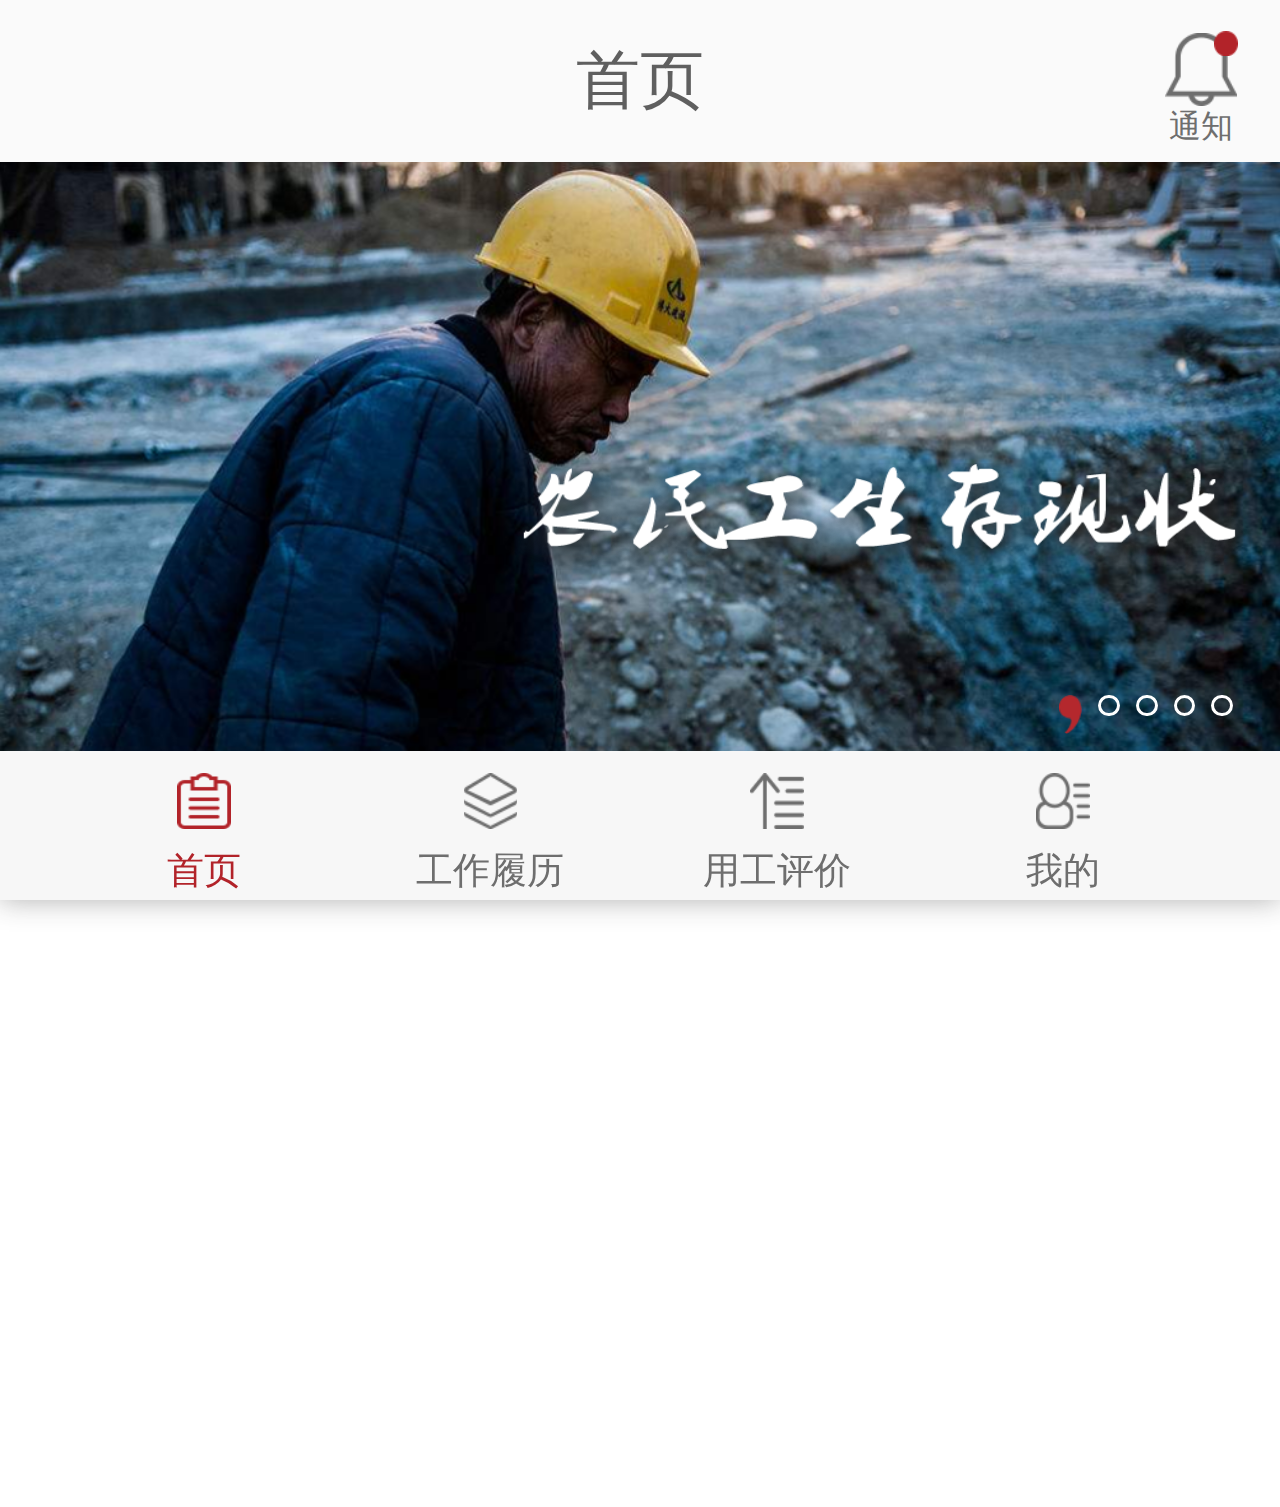
<file: index.html>
<!DOCTYPE html>
<html>
	<head>
		<meta charset="utf-8" />
		<title></title>
		<link rel="stylesheet" type="text/css" href="css/bottom.css"/>
		<link rel="stylesheet" type="text/css" href="css/index.css"/>
		<script type="text/javascript" src="js/REM布局.js"></script>
		<meta name="viewport" content="width=device-width,initial-scale=1,minimum-scale=1,maximum-scale=1,user-scalable=no" />
	</head>
	<body>
		<div class="header">
			<p class="title">首页</p>
			<a class="notice" href="index_notice.html">
				<div class="noticeIcon"></div>
				<div class="onIcon"></div>
				<p class="noticeTag">通知</p>
			</a>
		</div>
		<div class="swiper">
			<div class="imgList">
				<div class="imgItem active" style="background-image: url(img/index/雄安实名制移动端_首页_35_03.png);" data-index='0'>
					<div class="tag" style="background-image: url(img/index/雄安实名制移动端_首页_24.png);"></div>
				</div>
				<div class="imgItem" style="background:#555;color: white;text-align: center;" data-index='1'>1</div>
				<div class="imgItem" style="background:#555;color: white;text-align: center;" data-index='2'>2</div>
				<div class="imgItem" style="background:#555;color: white;text-align: center;" data-index='3'>3</div>
				<div class="imgItem" style="background:#555;color: white;text-align: center;" data-index='4'>4</div>
			</div>
			<div class="swiperCircle">
				<div class="circle active" data-index='0'></div>
				<div class="circle" data-index='1'></div>
				<div class="circle" data-index='2'></div>
				<div class="circle" data-index='3'></div>
				<div class="circle" data-index='4'></div>
			</div>
		</div>
		<div class="headline">
			<div class="textList">
				<div class="text">头条：珠海今日港珠澳大桥通车，农民工兄弟有福了</div>
				<div class="text">头条：农民工工资又要涨了吗</div>
				<div class="text">头条：珠海今日港珠澳大桥通车，农民工兄弟有福了</div>
				<div class="text">头条：农民工工资又要涨了吗</div>
			</div>
		</div>
		<div class="safetyEducation">
			<div class="safe top">
				<div class="safe icon"></div>
				<p class="safe tag">安全教育培训</p>
				<a class="safe moreIcon" href="index_safeEdu.html"></a>
			</div>
			<p class="safe text">请积极参与安全教育培训哦，答题赢大奖！</p>
		</div>
		<div class="salary">
			<div class="sal top">
				<div class="sal icon"></div>
				<p class="sal tag">我的工资</p>
				<a class="sal more" href="index_salary.html">更多</a>
				<a class="sal moreIcon" href="index_salary.html"></a>
			</div>
			<div class="sal swiper">
				<div class="sal left"></div>
				<div class="sal swiperBox">
					<div class="sal itemList">
						<div class="sal item" data-index='0'>
							<div class="sal date">2018-4</div>
							<div class="sal money">7231.00元</div>
						</div>
						<div class="sal item" data-index='1'>
							<div class="sal date">2018-3</div>
							<div class="sal money">7231.00元</div>
						</div>
						<div class="sal item" data-index='2'>
							<div class="sal date">2018-2</div>
							<div class="sal money">7231.00元</div>
						</div>
						<div class="sal item" data-index='3'>
							<div class="sal date">2018-1</div>
							<div class="sal money">7231.00元</div>
						</div>
						<div class="sal item" data-index='4'>
							<div class="sal date">2017-12</div>
							<div class="sal money">7231.00元</div>
						</div>
						<div class="sal item" data-index='5'>
							<div class="sal date">2017-11</div>
							<div class="sal money">7231.00元</div>
						</div>
					</div>
				</div>
				<div class="sal right"></div>
			</div>
		</div>
		<div class="bottom">
			<a class="item index">
				<div class="item icon active"></div>
				<div class="item tag active">首页</div>
			</a>
			<a class="item job" href="job.html">
				<div class="item icon"></div>
				<div class="item tag">工作履历</div>
			</a>
			<a class="item evaluate" href="evaluate.html">
				<div class="item icon"></div>
				<div class="item tag">用工评价</div>
			</a>
			<a class="item mine" href="mine.html">
				<div class="item icon"></div>
				<div class="item tag">我的</div>
			</a>
		</div>
		<script type="text/javascript" src="js/index.js"></script>
	</body>
</html>
</file>
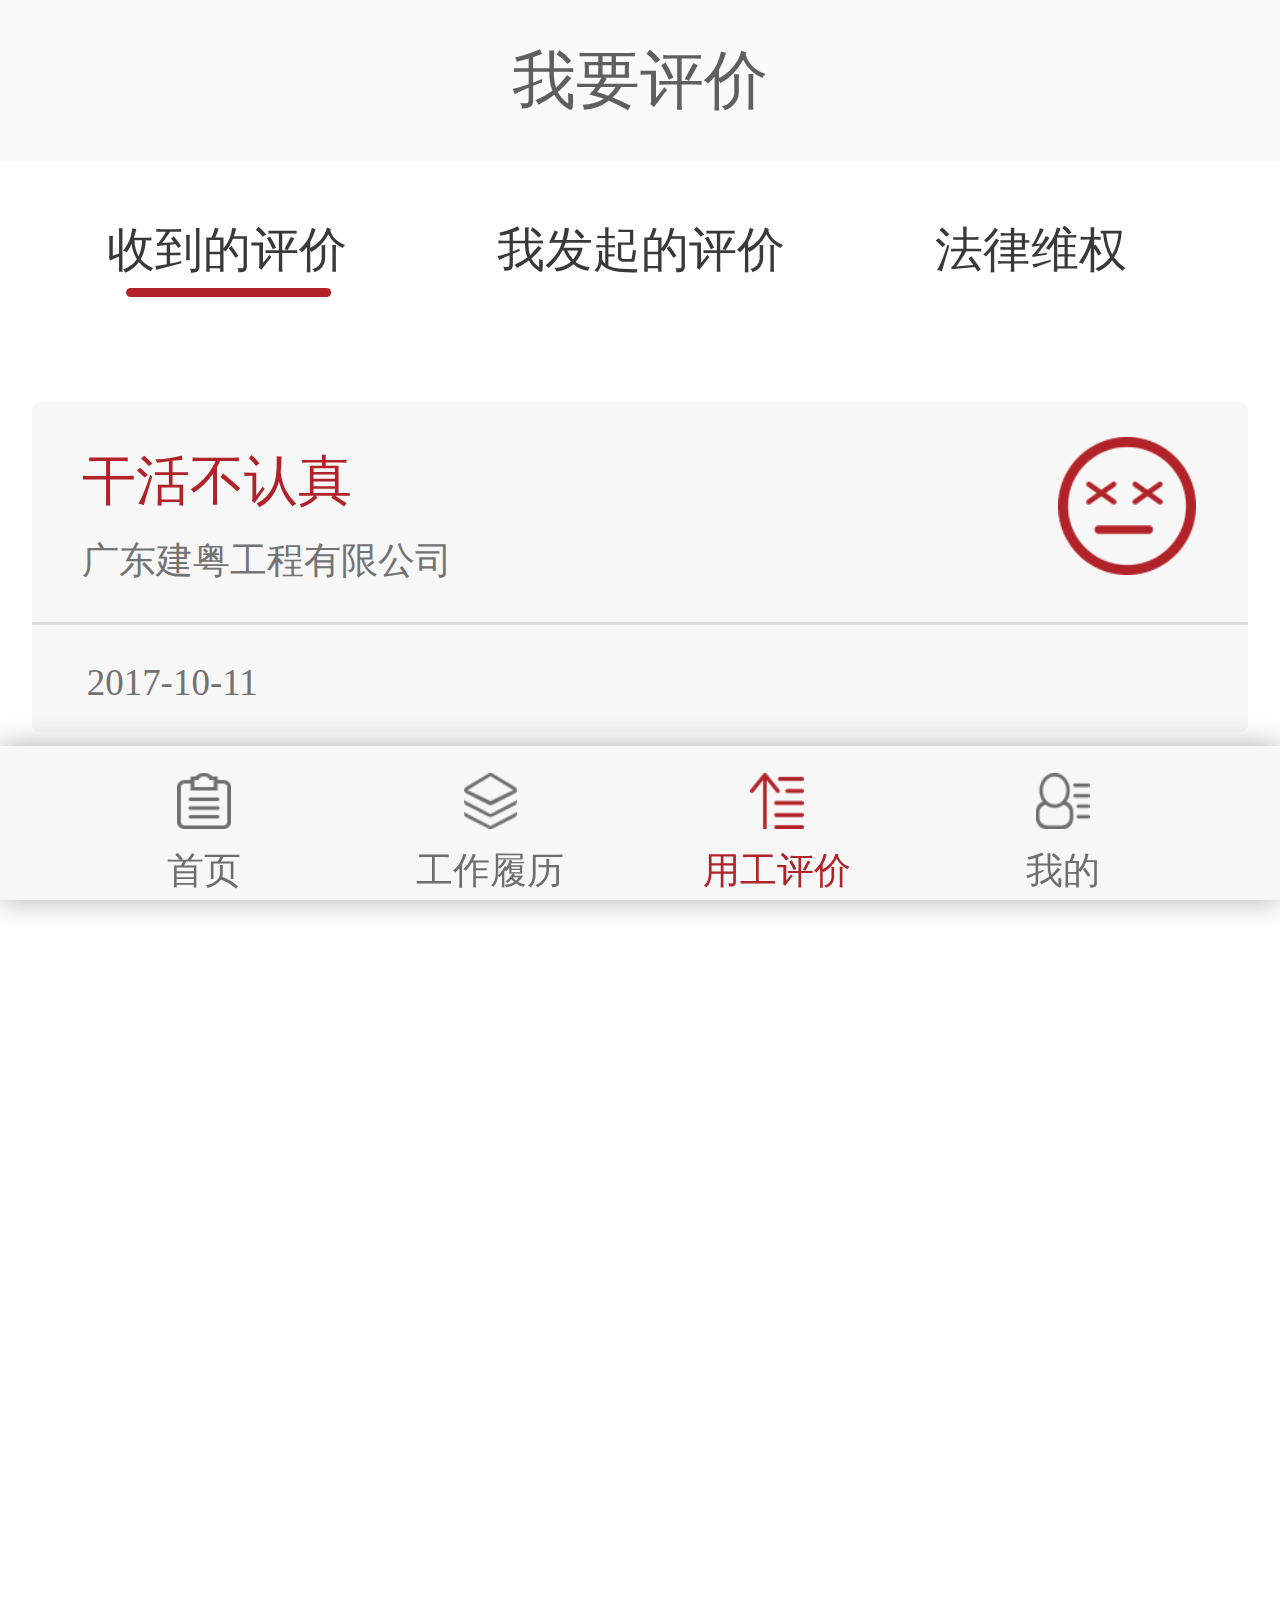
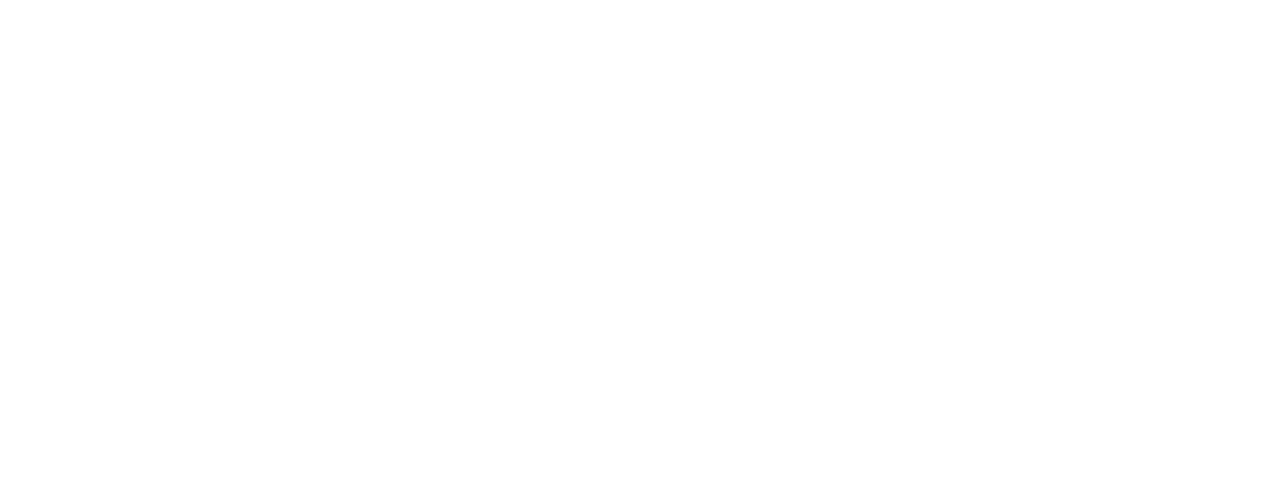
<file: evaluate.html>
<!DOCTYPE html>
<html>
	<head>
		<meta charset="UTF-8">
		<title></title>
		<link rel="stylesheet" type="text/css" href="css/bottom.css"/>
		<link rel="stylesheet" type="text/css" href="css/evaluate.css"/>
		<script type="text/javascript" src="js/Alert.js"></script>
		<script type="text/javascript" src="js/REM布局.js"></script>
		<meta name="viewport" content="width=device-width,initial-scale=1,minimum-scale=1,maximum-scale=1,user-scalable=no" />
	</head>
	<body>
		<div class="header">
			<p class="title">我要评价</p>
		</div>
		
		<div class="main">
			<div class="navigator">
				<a href="#receive" class="option">收到的评价</a>
				<a href="#send" class="option">我发起的评价</a>
				<a href="#law" class="option">法律维权</a>
				<div class="underline"></div>
			</div>
			
			<div class="pageList">
				<div class="page" id="receive" data-index='0'>
					<div class="itemList">
						<div class="item">
							<div class="evaluate">干活不认真</div>
							<div class="company">广东建粤工程有限公司   </div>
							<div class="emoji" style="background-image: url(img/evaluate/雄安实名制移动端_收到的评价_03.png);"></div>
							<div class="separator"></div>
							<div class="date">2017-10-11 </div>
						</div>
						<div class="item">
							<div class="evaluate">私生活不检点</div>
							<div class="company">广东建粤工程有限公司   </div>
							<div class="emoji" style="background-image: url(img/evaluate/雄安实名制移动端_收到的评价_03.png);"></div>
							<div class="separator"></div>
							<div class="date">2017-10-11 </div>
						</div>
						<div class="item">
							<div class="evaluate">态度棒棒的</div>
							<div class="company">广东建粤工程有限公司   </div>
							<div class="emoji" style="background-image: url(img/evaluate/雄安实名制移动端_收到的评价_06.png);"></div>
							<div class="separator"></div>
							<div class="date">2017-10-11 </div>
						</div>
						<div class="item">
							<div class="evaluate">态度还不错</div>
							<div class="company">广东建粤工程有限公司   </div>
							<div class="emoji" style="background-image: url(img/evaluate/雄安实名制移动端_收到的评价_08.png);"></div>
							<div class="separator"></div>
							<div class="date">2017-10-11 </div>
						</div>
					</div>
					<div class="add"><div class="icon"></div></div>
				</div>
				<div class="page" id="send" data-index='1'>
					<div class="itemList">
						<div class="item">
							<div class="evaluate">饭不好吃</div>
							<div class="company">广东建粤工程有限公司   </div>
							<div class="control" style="background-image: url(img/evaluate/雄安实名制移动端_发起评价_03.png);"></div>
							<div class="time"></div>
							<div class="separator"></div>
							<div class="imgList">
								<div class="img" style="background-image: url(img/evaluate/雄安实名制移动端_发起评价_07.png);"></div>
								<a class="img" href="evaluate_detail.html" style="background-image: url(img/evaluate/雄安实名制移动端_发起评价_09.png);"></a>
							</div>
							<div class="date">2018-4-20  17：10</div>
						</div>
						<div class="item">
							<div class="evaluate">今天的饭菜很好吃</div>
							<div class="company">广东建粤工程有限公司   </div>
							<div class="control" style="background-image: url(img/evaluate/雄安实名制移动端_发起评价_14.png);"></div>
							<div class="time">00：54</div>
							<div class="separator"></div>
							<div class="imgList">
								<div class="img" style="background-image: url(img/evaluate/雄安实名制移动端_发起评价_07.png);"></div>
								<a class="img" href="evaluate_detail.html" style="background-image: url(img/evaluate/雄安实名制移动端_发起评价_09.png);"></a>
							</div>
							<div class="date">2018-4-20  17：10</div>
						</div>
					</div>
					<a class="appendEva" href="evaluate_appendEvaluate.html">
						<div class="icon"></div>
						<div class="text">添加评价</div>
					</a>
				</div>
				<div class="page" id="law" data-index='2'>
					<div class="text">&nbsp&nbsp&nbsp&nbsp&nbsp&nbsp&nbsp如果您需要帮助如拖欠工资款,工伤赔付,安全保险...请联系我们,我们会为您竭尽全力!!!</div>
					<div class="consult"><div class="tag">一键咨询</div></div>
				</div>
			</div>
		</div>

		
		<div class="bottom">
			<a class="item index" href="index.html">
				<div class="item icon"></div>
				<div class="item tag">首页</div>
			</a>
			<a class="item job" href="job.html">
				<div class="item icon"></div>
				<div class="item tag">工作履历</div>
			</a>
			<a class="item evaluate">
				<div class="item icon active"></div>
				<div class="item tag active">用工评价</div>
			</a>
			<a class="item mine" href="mine.html">
				<div class="item icon"></div>
				<div class="item tag">我的</div>
			</a>
			<script type="text/javascript" src="js/evaluate.js"></script>
		</div>
	</body>
</html>
</file>
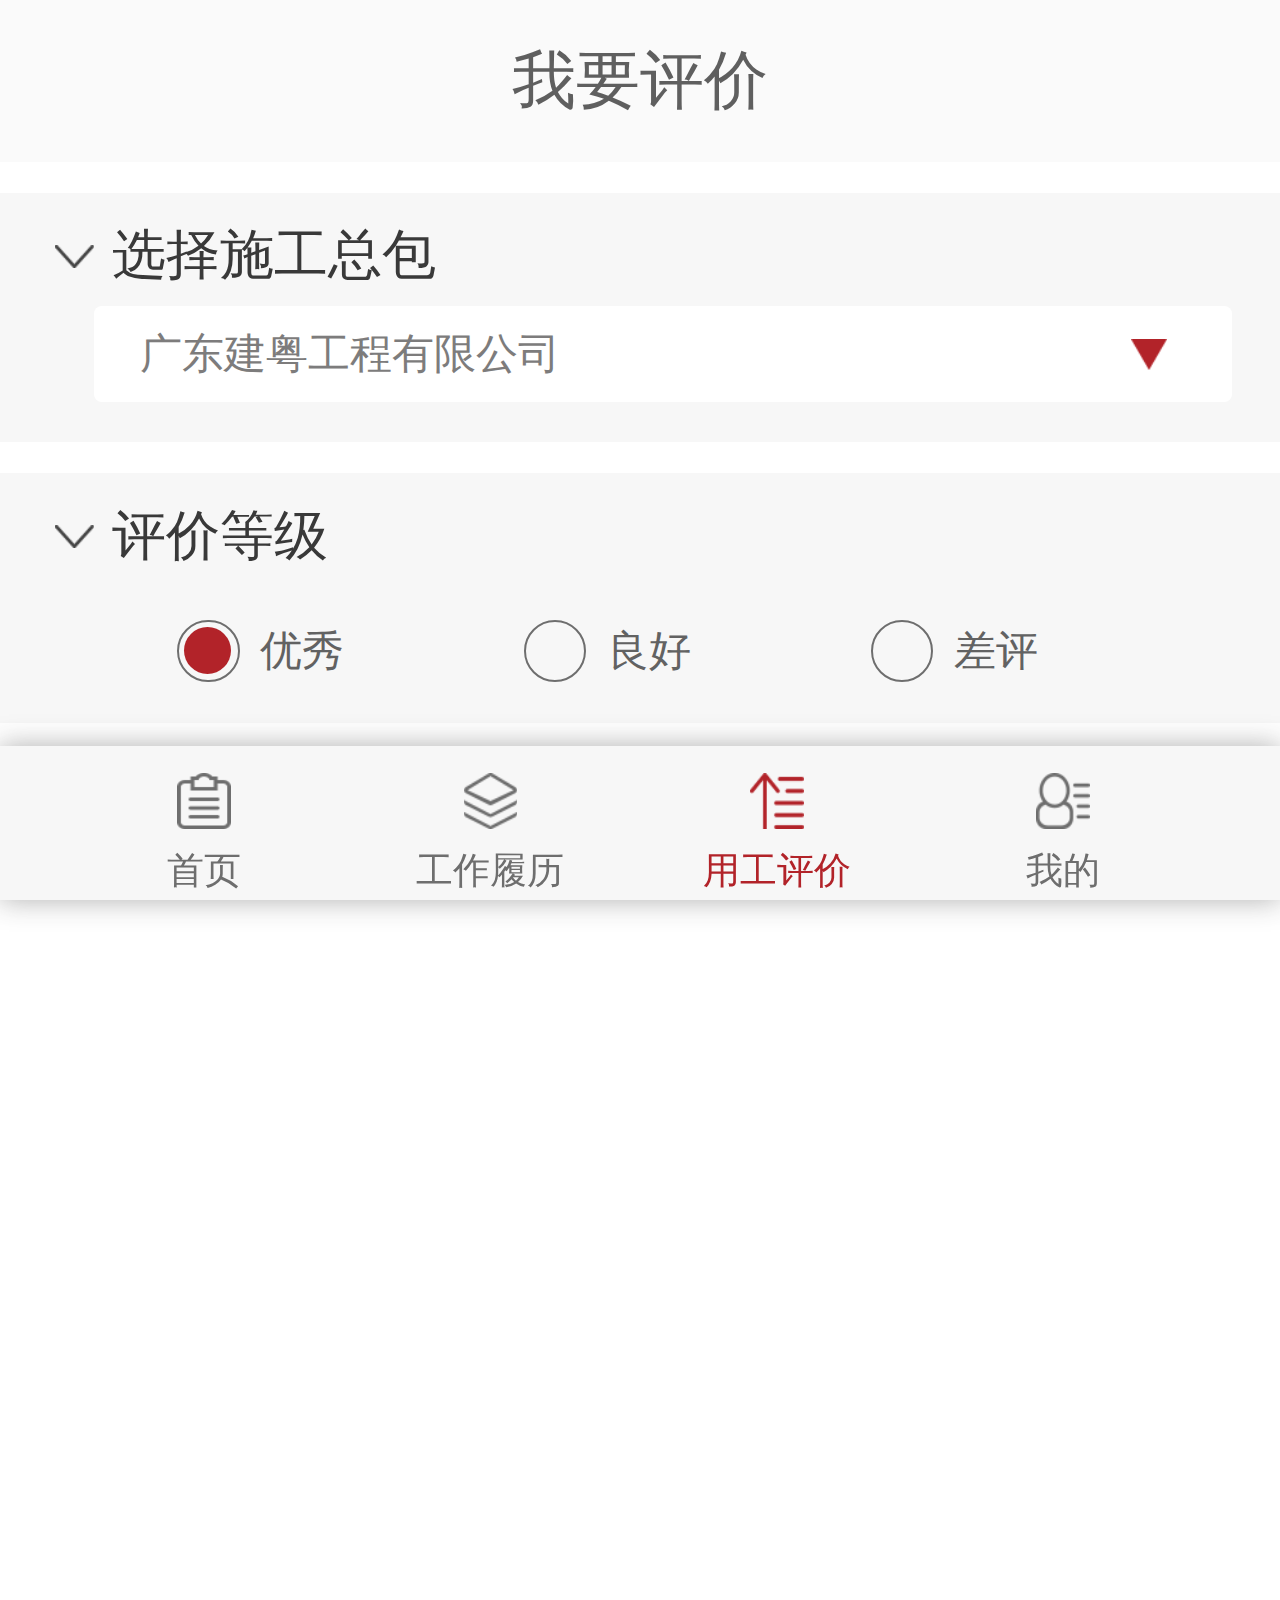
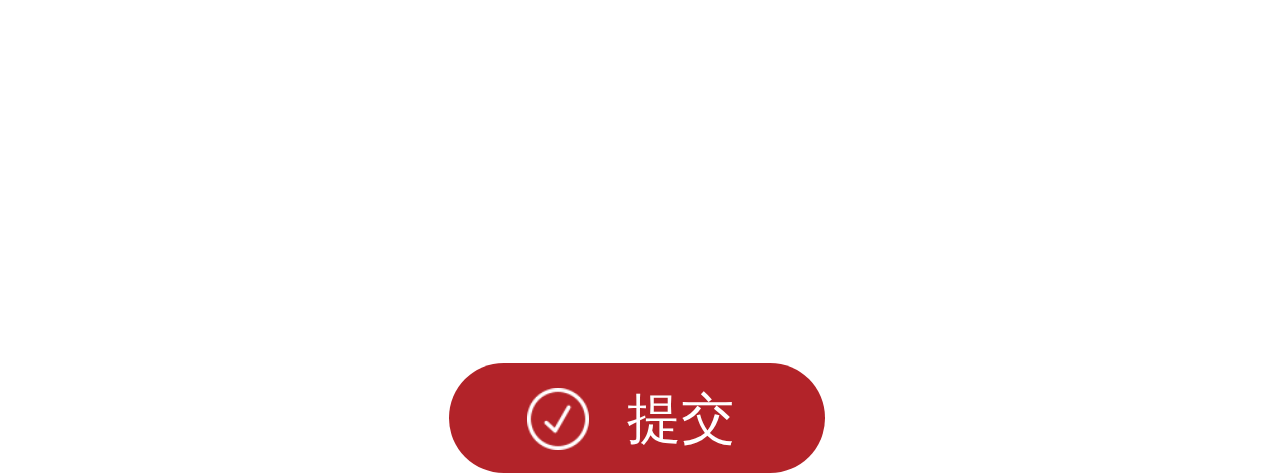
<file: evaluate_appendEvaluate.html>
<!DOCTYPE html>
<html>
	<head>
		<meta charset="UTF-8">
		<title></title>
		<link rel="stylesheet" type="text/css" href="css/bottom.css"/>
		<link rel="stylesheet" type="text/css" href="css/evaluate_appendEvaluate.css"/>
		<script type="text/javascript" src="js/REM布局.js"></script>
		<meta name="viewport" content="width=device-width,initial-scale=1,minimum-scale=1,maximum-scale=1,user-scalable=no" />
	</head>
	<body>
		<div class="header">
			<p class="title">我要评价</p>
		</div>
		
		<div class="company">
			<div class="icon"></div>
			<div class="title">选择施工总包</div>
			<input type="text" name="" id="company" value="广东建粤工程有限公司" placeholder="广东建粤工程有限公司"/>
			<div class="moreIcon"></div>
		</div>
		
		<div class="range">
			<div class="icon"></div>
			<div class="title">评价等级</div>
			<div class="itemList">
				<div class="item">
					<div class="circle active" id='circle' data-index='0'>
						<div class="chosen"></div>
					</div>
					<div class="evaluate">优秀</div>
				</div>
				<div class="item">
					<div class="circle" id='circle' data-index='1'>
						<div class="chosen"></div>
					</div>
					<div class="evaluate">良好</div>
				</div>
				<div class="item">
					<div class="circle" id='circle' data-index='2'>
						<div class="chosen"></div>
					</div>
					<div class="evaluate">差评</div>
				</div>
			</div>
		</div>
		
		<div class="main">
			<div class="icon"></div>
			<div class="title">评价内容</div>
			<div class="content">
				<textarea name="" rows="5" cols="100" id="content" placeholder="伙食很好，班组长对我很好，经常请我抽中华烟，贼鸡儿好评！" ></textarea>
				<div class="camera"></div>
				<div class="microphone"></div>
			</div>
			<div class="tools">
				<div class="record">新的录音30秒</div>
				<div class="img" id="img1"></div>
				<div class="img" id="img2"></div>
				<div class="add"></div>
				<div class="cancel" id="can1"><div class="icon"></div></div>
				<div class="cancel" id="can2"><div class="icon"></div></div>
				<div class="cancel" id="can3"><div class="icon"></div></div>
			</div>
		</div>
		
		<a class="submit" href="evaluate.html#send">
			<div class="icon"></div>
			<div class="text">提交</div>
		</a>
		
		<div class="bottom">
			<a class="item index" href="index.html">
				<div class="item icon"></div>
				<div class="item tag">首页</div>
			</a>
			<a class="item job" href="job.html">
				<div class="item icon"></div>
				<div class="item tag">工作履历</div>
			</a>
			<a class="item evaluate">
				<div class="item icon active"></div>
				<div class="item tag active">用工评价</div>
			</a>
			<a class="item mine" href="mine.html">
				<div class="item icon"></div>
				<div class="item tag">我的</div>
			</a>
			
			<script type="text/javascript">
				var circleList = document.querySelectorAll('.circle')
				var range = document.querySelector('.range')
				range.onclick = function(e){
					var arr = e.path.reverse()
					if(arr[7].id=='circle'){
						circleList.forEach(function(item,index){
							item.className = 'circle'
						})
						circleList.forEach(function(item,index){
							if(index==e.target.dataset.index){
								item.className = 'circle active'
							}else{
								item.className = 'circle'
							}
						})
					}
				}
			</script>
		</div>
	</body>
</html>
</file>
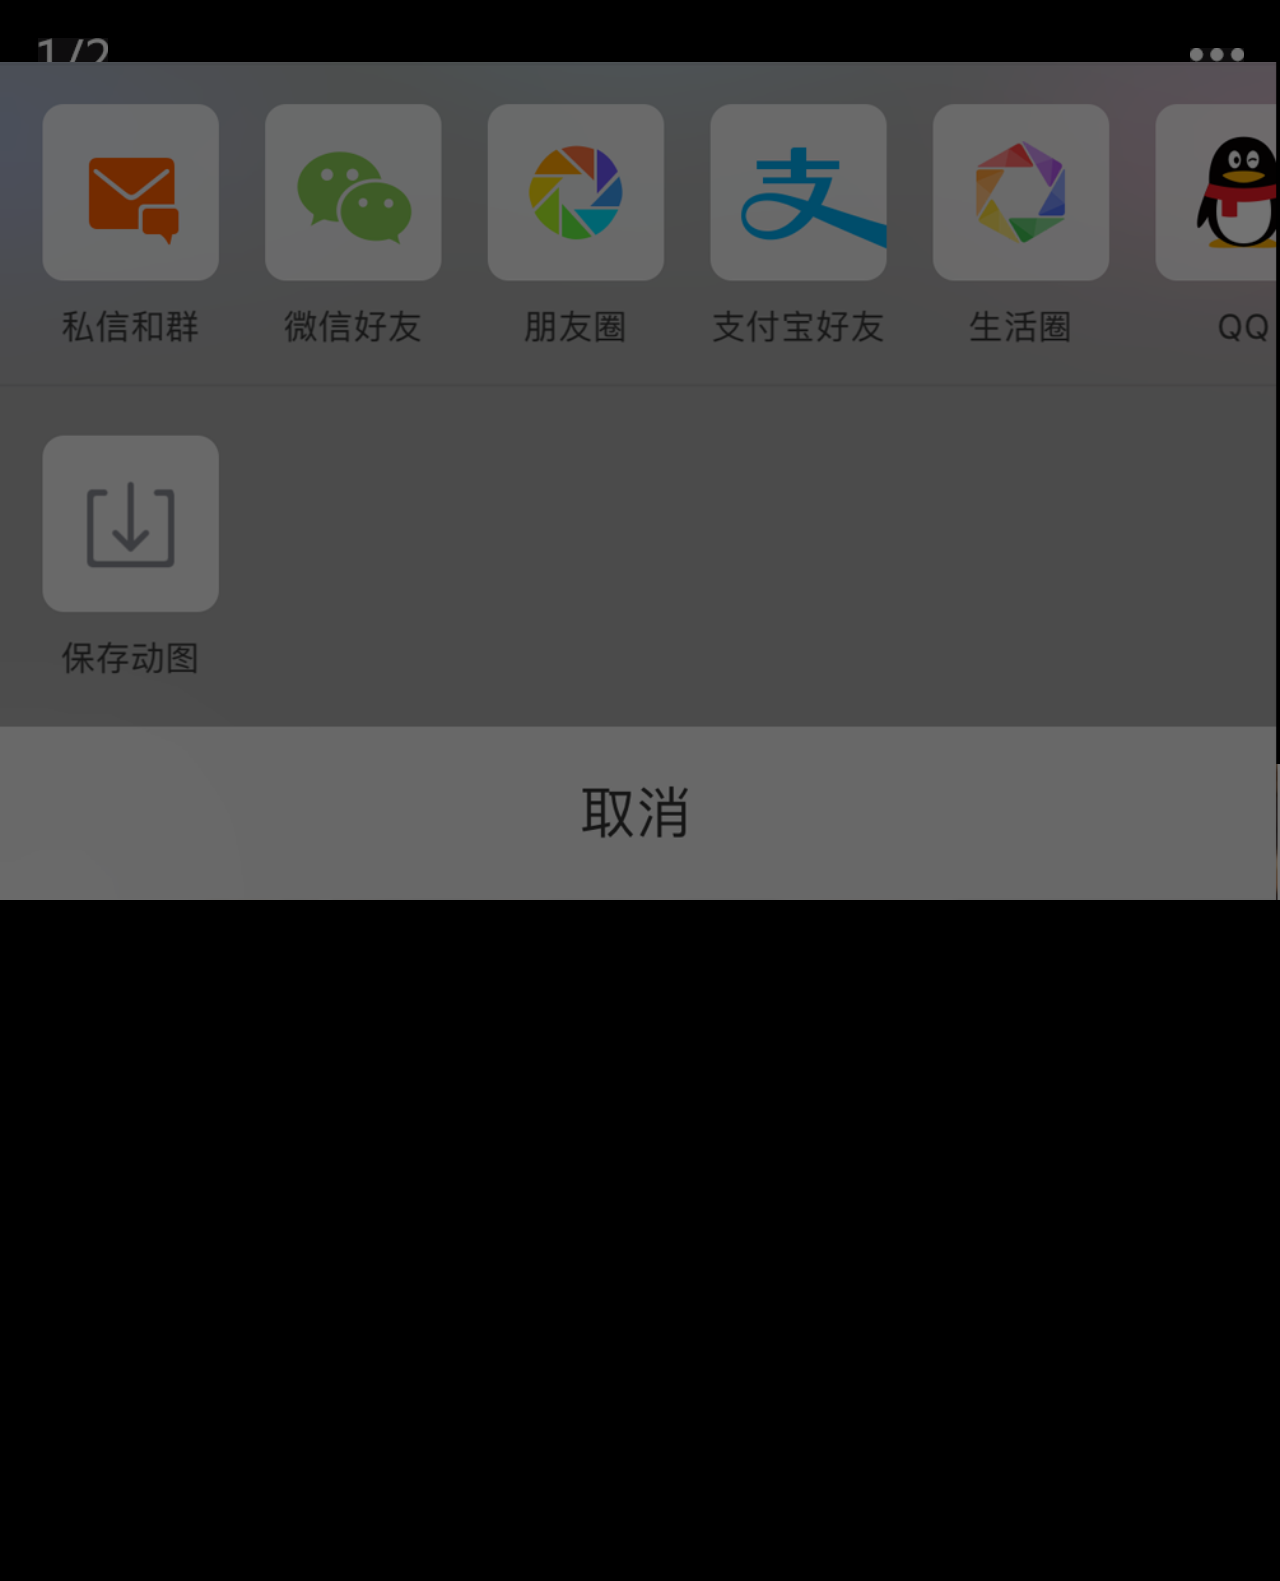
<file: evaluate_detail.html>
<!DOCTYPE html>
<html>
	<head>
		<meta charset="UTF-8">
		<title></title>
		<script type="text/javascript" src="js/REM布局.js"></script>
		<style type="text/css">
			*{
				margin: 0;
				padding: 0;
				box-sizing: border-box;
			}
			html,body{
				height: 100vh;
				width: 100vw;
				overflow: hidden;
			}
			body{
				background-color: #000000;
				opacity: 0.45;
				position: relative;
			}
			a{
				text-decoration: none;
			}		
			.number{
				width: 0.55rem;
				height: 0.34rem;
				background-image: url(img/evaluate_appendEvaluate/雄安实名制移动端_发起的评价详情_03.png);
				background-size: 100% 100%;
				position: absolute;
				left: 0.3rem;
				top: 0.3rem;
			}	
			.circle{
				width: 0.43rem;
				height: 0.11rem;
				background-image: url(img/evaluate_appendEvaluate/雄安实名制移动端_发起的评价详情_06.png);
				background-size: 100% 100%;
				position: absolute;
				right: 0.28rem;
				top: 0.38rem;
			}
			.photo{
				width: 10.04rem;
				height: 6.41rem;
				background-image: url(img/evaluate/雄安实名制移动端_发起的评价_03_03.png);
				background-size: 100% 100%;
				position: absolute;
				right: 0rem;
				top: 5.99rem;
			}
			.bottom{
				width: 10.04rem;
				height: 6.57rem;
				background-image: url(img/evaluate/雄安实名制移动端_发起的评价_03.png);
				background-size: 100% 100%;
				position: absolute;
				right: 0rem;
				bottom:0rem;
			}
			.cancel{
				width: 10.04rem;
				height: 1.4rem;
				position: absolute;
				z-index: 10;
				right: 0rem;
				bottom:0rem;
			}
		</style>
	</head>
	<body>
		<div class="number"></div>
		<div class="circle"></div>
		<div class="photo"></div>
		<div class="bottom"></div>
		<a class="cancel" href='evaluate.html#send'></a>
	</body>
</html>
</file>
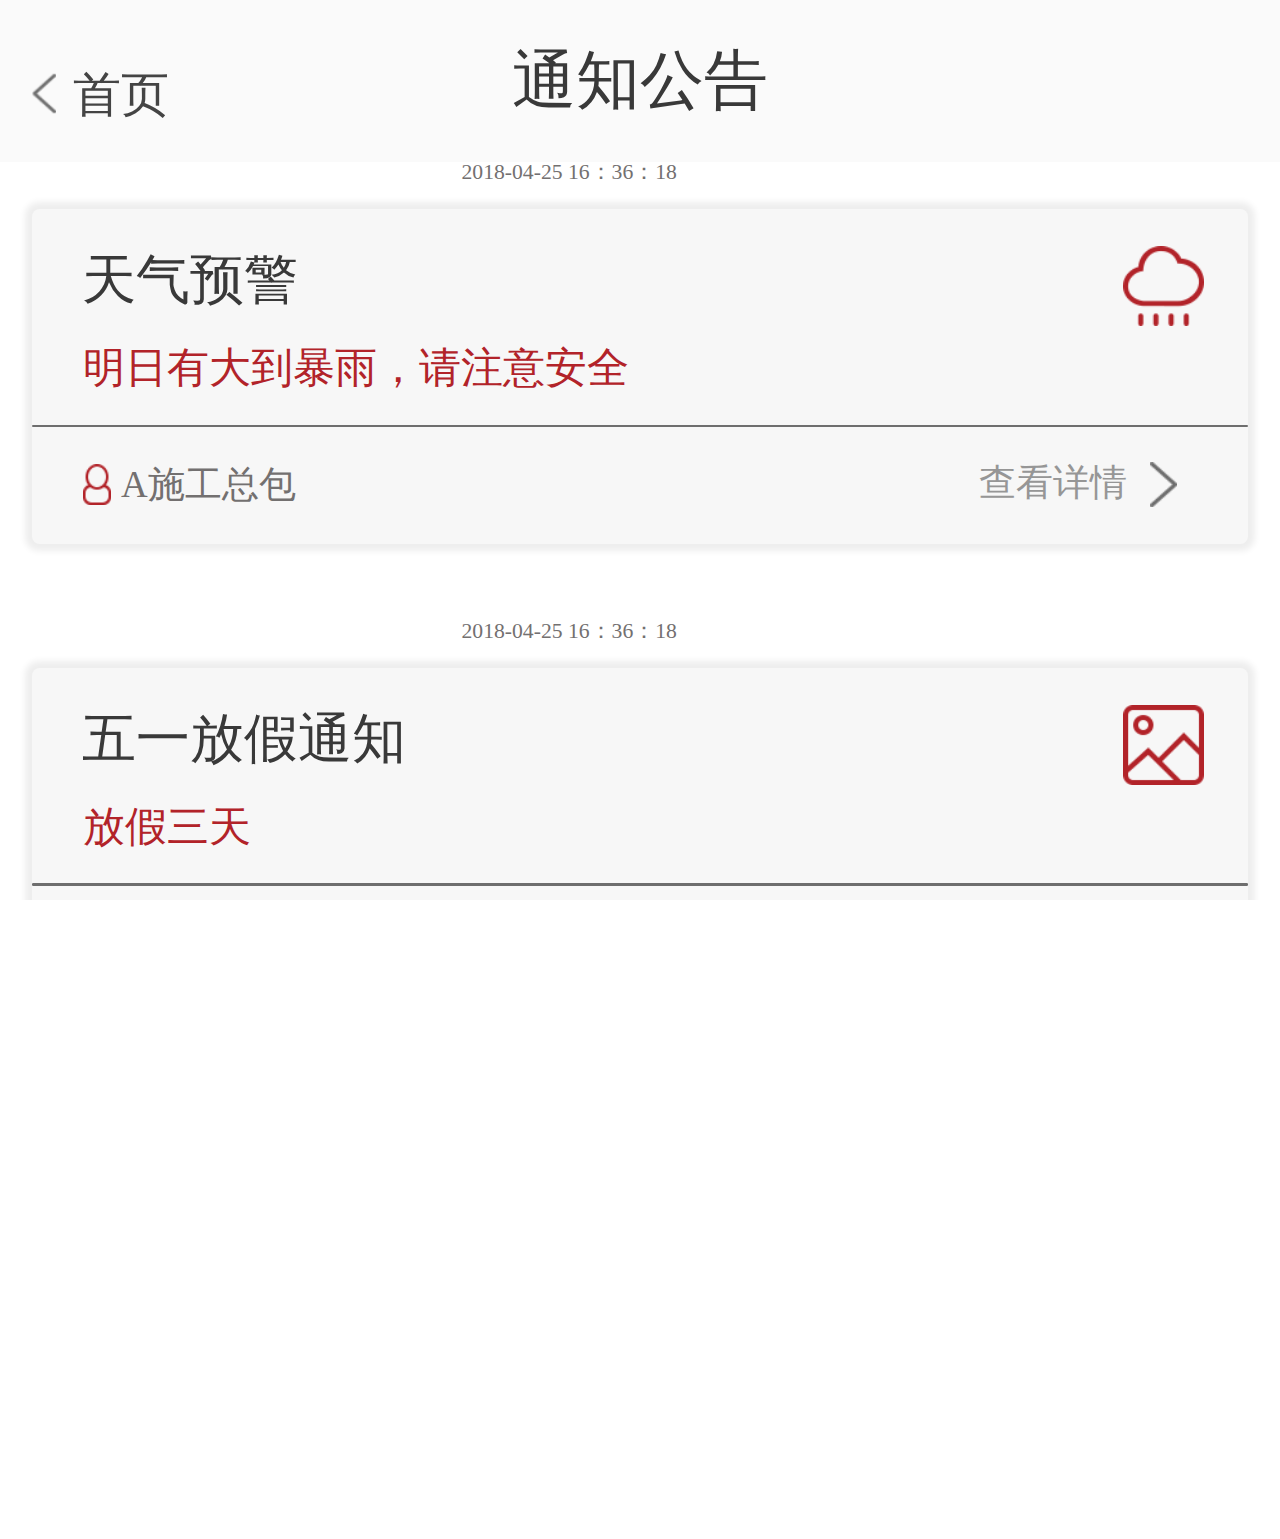
<file: index_notice.html>
<!DOCTYPE html>
<html>
	<head>
		<meta charset="UTF-8">
		<title></title>
		<link rel="stylesheet" type="text/css" href="css/detail.css"/>
		<link rel="stylesheet" type="text/css" href="css/index_notice.css"/>
		<script type="text/javascript" src="js/REM布局.js"></script>
		<meta name="viewport" content="width=device-width,initial-scale=1,minimum-scale=1,maximum-scale=1,user-scalable=no" />
	</head>
	<body>
		<div class="header">
			<p class="title">通知公告</p>
			<a class="icon" href="index.html"></a>
			<a class="back" href="index.html">首页</a>
		</div>
		<div class="itemList">
			<div class="item">
				<div class="date">2018-04-25  16：36：18</div>
				<div class="detail">
					<div class="name">天气预警</div>
					<div class="tag">明日有大到暴雨，请注意安全</div>
					<div class="iconTop" style="background-image: url(img/index_notice/雄安实名制移动端_工资列表_03.png);"></div>
					<div class="separator"></div>
					<div class="iconTeam"></div>
					<div class="team">A施工总包</div>
					<a class="more" href="index_notice_detail.html">查看详情</a>
					<a class="iconMore" href="index_notice_detail.html"></a>
				</div>
			</div>
			<div class="item">
				<div class="date">2018-04-25  16：36：18</div>
				<div class="detail">
					<div class="name">五一放假通知</div>
					<div class="tag">放假三天</div>
					<div class="iconTop" style="background-image: url(img/index_notice/雄安实名制移动端_工资列表_06.png);"></div>
					<div class="separator"></div>
					<div class="iconTeam"></div>
					<div class="team">A施工总包</div>
					<a class="more" href="index_notice_detail.html">查看详情</a>
					<a class="iconMore" href="index_notice_detail.html"></a>
				</div>
			</div>
			<div class="item">
				<div class="date">2018-04-25  16：36：18</div>
				<div class="detail">
					<div class="name">天气预警</div>
					<div class="tag">明日有大到暴雨，请注意安全</div>
					<div class="iconTop" style="background-image: url(img/index_notice/雄安实名制移动端_工资列表_14.png);"></div>
					<div class="separator"></div>
					<div class="iconTeam" style="background-image: url(img/index_notice/雄安实名制移动端_工资列表_16.png);"></div>
					<div class="team" style="color: #969696;">A施工总包</div>
					<a class="more" href="index_notice_detail.html">查看详情</a>
					<a class="iconMore" href="index_notice_detail.html"></a>
				</div>
			</div>
	</body>
</html>
</file>
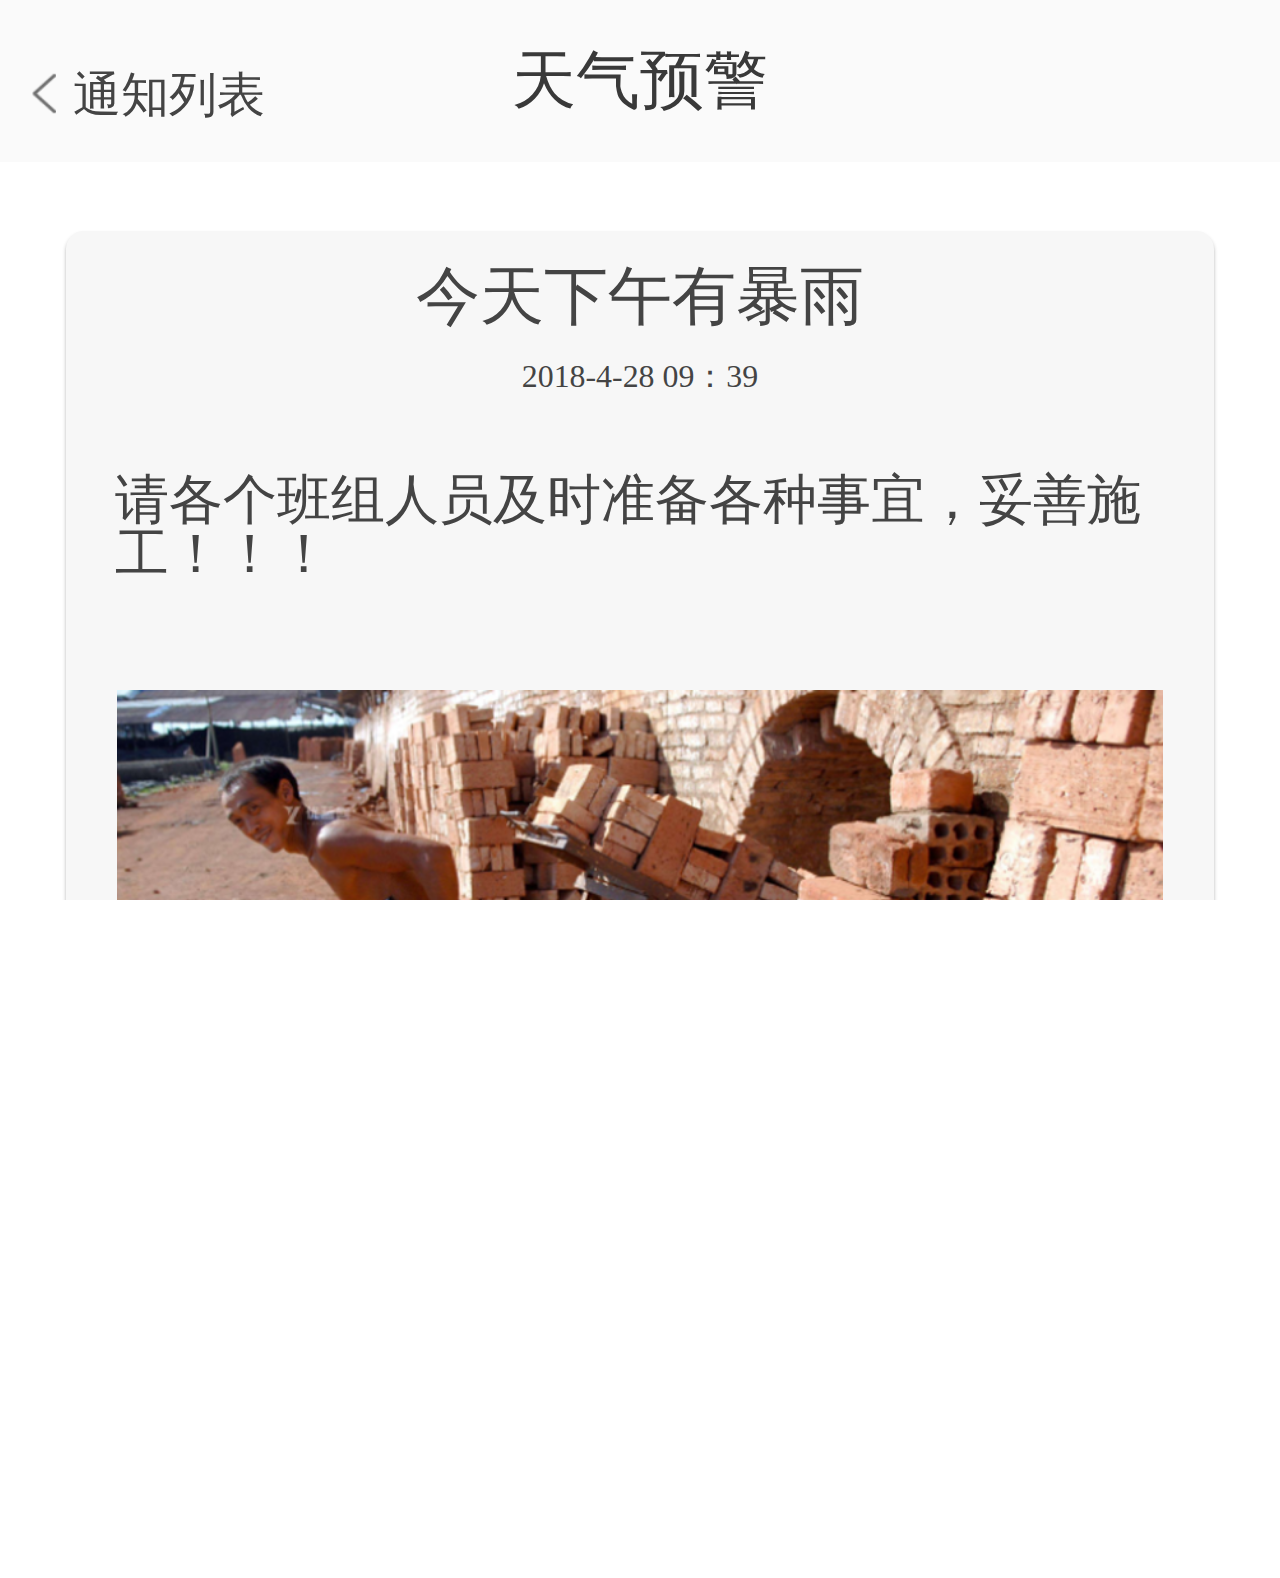
<file: index_notice_detail.html>
<!DOCTYPE html>
<html>
	<head>
		<meta charset="UTF-8">
		<title></title>
		<link rel="stylesheet" type="text/css" href="css/detail.css"/>
		<link rel="stylesheet" type="text/css" href="css/index_notice_detail.css"/>
		<script type="text/javascript" src="js/REM布局.js"></script>
		<meta name="viewport" content="width=device-width,initial-scale=1,minimum-scale=1,maximum-scale=1,user-scalable=no" />
	</head>
	<body>
		<div class="header">
			<p class="title">天气预警</p>
			<a class="icon" href="index_notice.html"></a>
			<a class="back" href="index_notice.html">通知列表</a>
		</div>
		<div class="item">
			<div class="title">今天下午有暴雨</div>
			<div class="dateTop">2018-4-28   09：39</div>
			<div class="content">请各个班组人员及时准备各种事宜，妥善施工！！！</div>
			<div class="photo"></div>
			<div class="team">A施工总包方</div>
			<div class="dateBottom">2018-4-28   09：39</div>
		</div>
	</body>
</html>
</file>
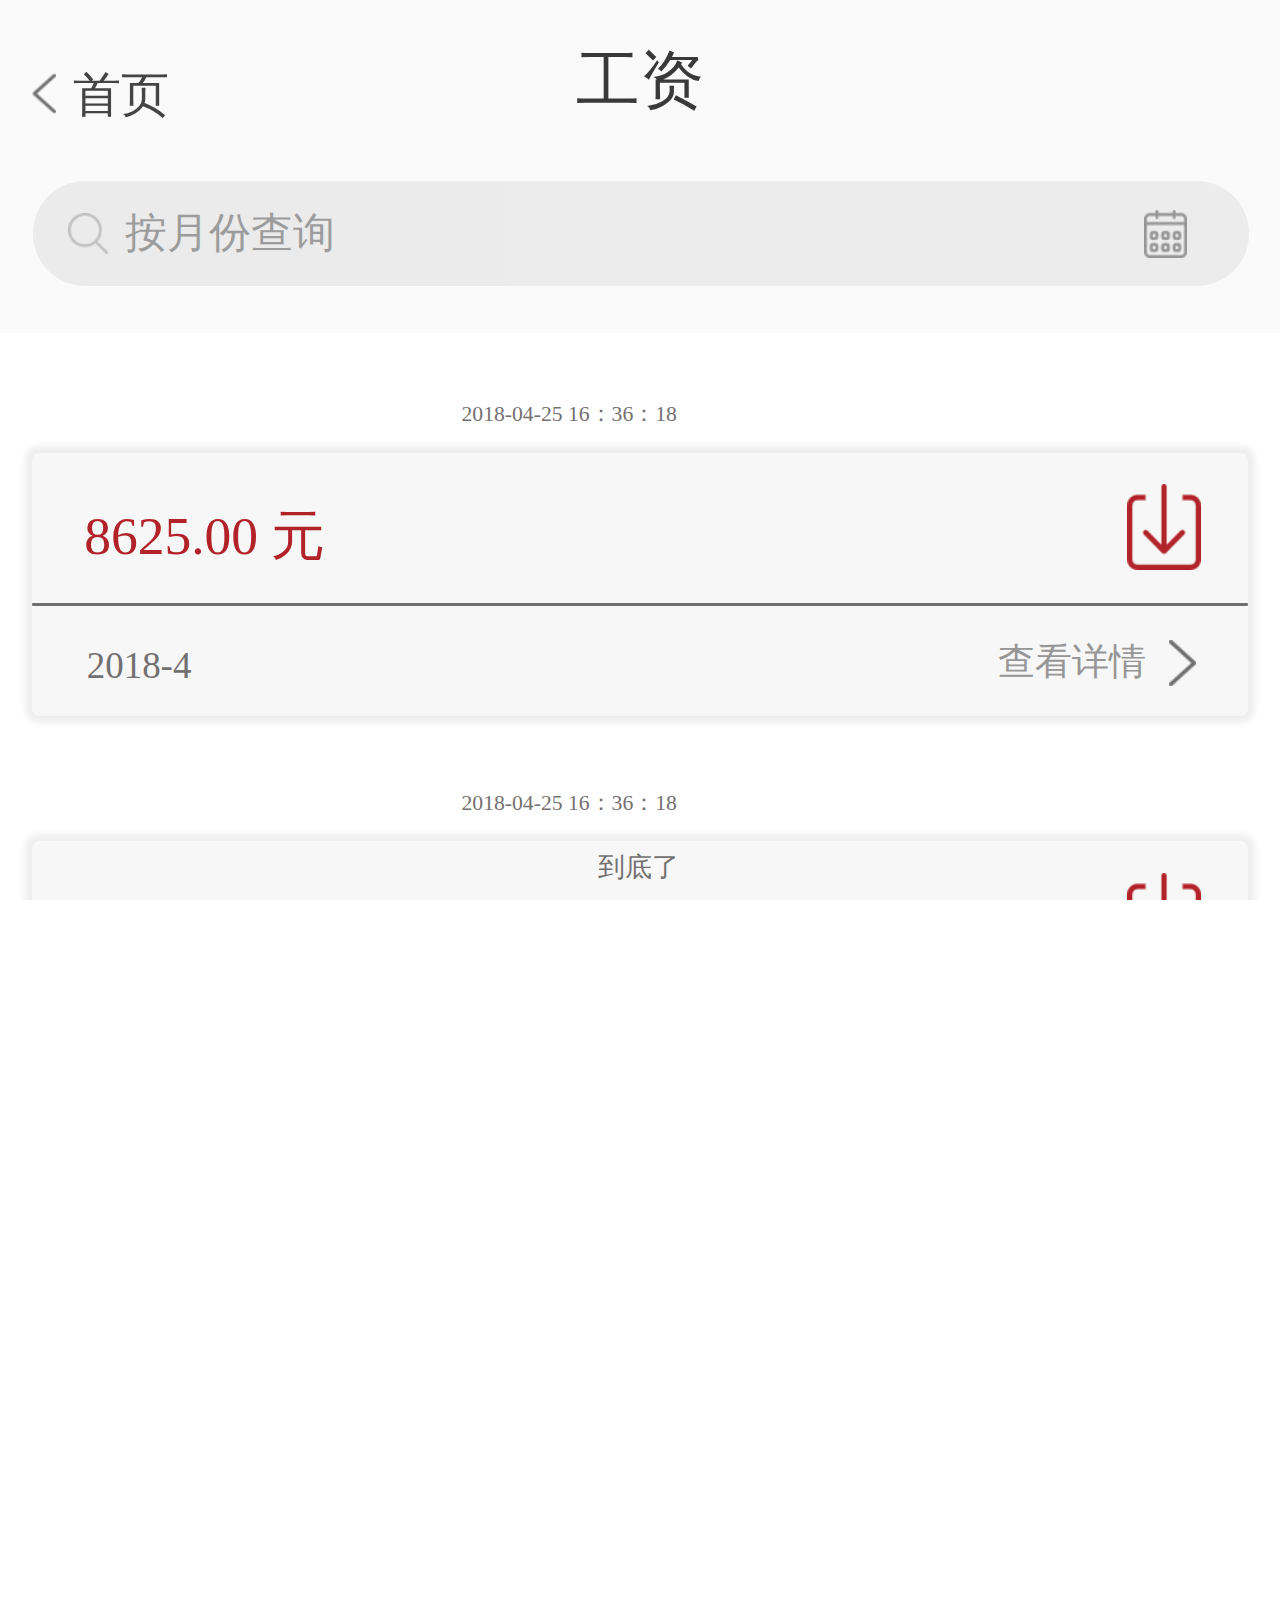
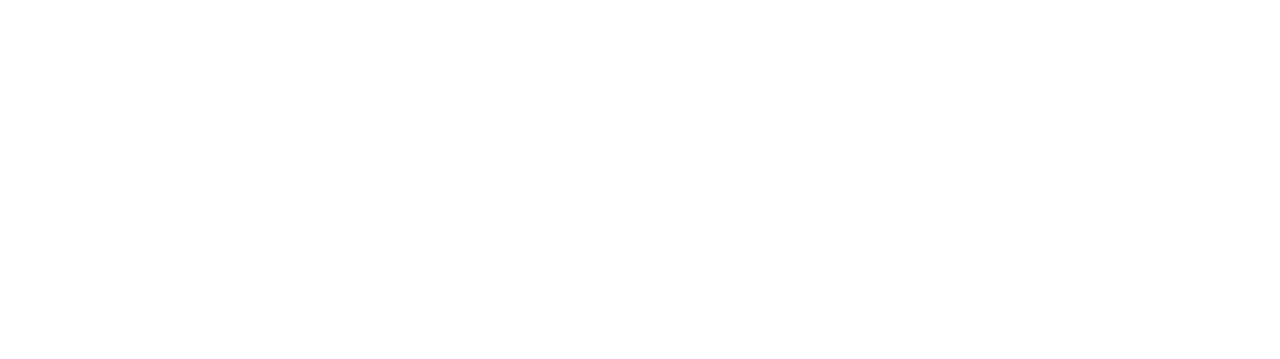
<file: index_salary.html>
<!DOCTYPE html>
<html>
	<head>
		<meta charset="UTF-8">
		<title></title>
		<link rel="stylesheet" type="text/css" href="css/detail.css"/>
		<link rel="stylesheet" type="text/css" href="css/index_salary.css"/>
		<script type="text/javascript" src="js/REM布局.js"></script>
		<meta name="viewport" content="width=device-width,initial-scale=1,minimum-scale=1,maximum-scale=1,user-scalable=no" />
	</head>
	<body>
		<div class="header">
			<p class="title">工资</p>
			<a class="icon" href="index.html"></a>
			<a class="back" href="index.html">首页</a>
		</div>
		<div class="search">
			<input type="text" name="search" id="search" value="" placeholder="按月份查询"/>
			<div class="iconSearch"></div>
			<div class="iconMonth"></div>
		</div>
		<div class="itemList">
			<div class="item">
				<div class="date">2018-04-25  16：36：18</div>
				<div class="detail">
					<div class="money">8625.00  元</div>
					<div class="iconInAccount"></div>
					<div class="separator"></div>
					<div class="month">2018-4</div>
					<a class="more" href="index_salary_detail.html">查看详情</a>
					<a class="iconMore" href="index_salary_detail.html"></a>
				</div>
			</div>
			<div class="item">
				<div class="date">2018-04-25  16：36：18</div>
				<div class="detail">
					<div class="money">8625.00  元</div>
					<div class="iconInAccount"></div>
					<div class="separator"></div>
					<div class="month">2018-4</div>
					<a class="more" href="index_salary_detail.html">查看详情</a>
					<a class="iconMore" href="index_salary_detail.html"></a>
				</div>
			</div>
			<div class="item">
				<div class="date">2018-04-25  16：36：18</div>
				<div class="detail">
					<div class="money">8625.00  元</div>
					<div class="iconInAccount"></div>
					<div class="separator"></div>
					<div class="month">2018-4</div>
					<a class="more" href="index_salary_detail.html">查看详情</a>
					<a class="iconMore" href="index_salary_detail.html"></a>
				</div>
			</div>
			<div class="item">
				<div class="date">2018-04-25  16：36：18</div>
				<div class="detail">
					<div class="money">8625.00  元</div>
					<div class="iconInAccount"></div>
					<div class="separator"></div>
					<div class="month">2018-4</div>
					<a class="more" href="index_salary_detail.html">查看详情</a>
					<a class="iconMore" href="index_salary_detail.html"></a>
				</div>
			</div>
			<div class="bottom">到底了</div>
		</div>
	</body>
</html>
</file>
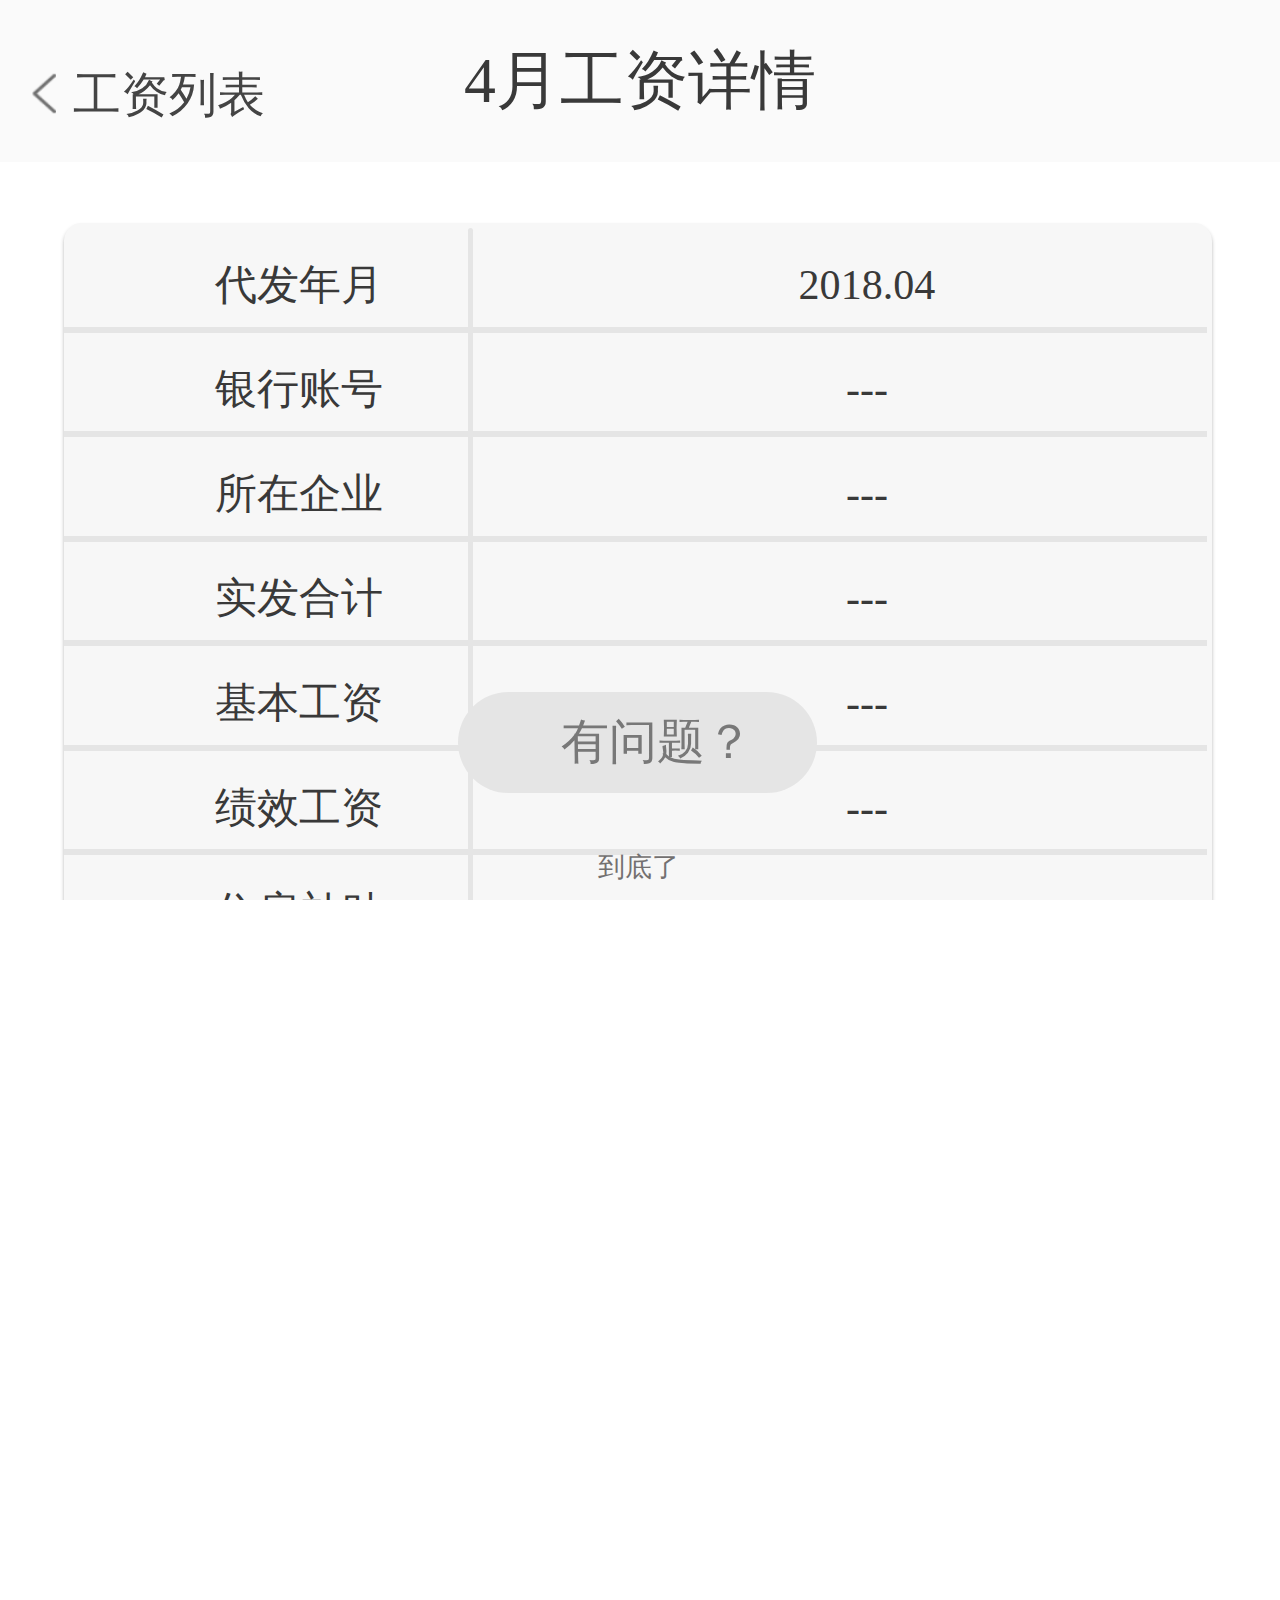
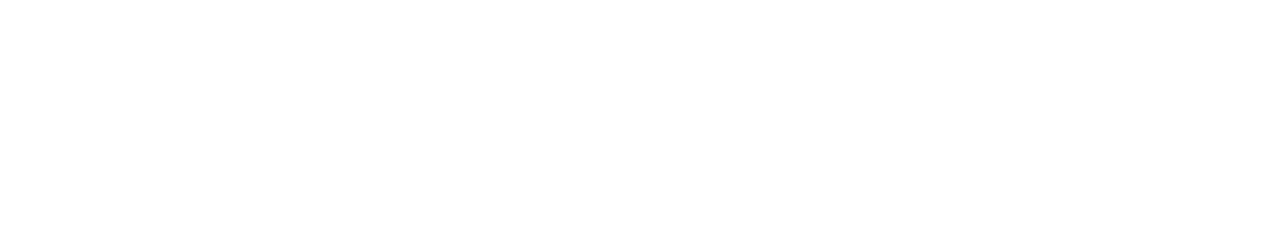
<file: index_salary_detail.html>
<!DOCTYPE html>
<html>
	<head>
		<meta charset="UTF-8">
		<title></title>
		<link rel="stylesheet" type="text/css" href="css/detail.css"/>
		<link rel="stylesheet" type="text/css" href="css/index_salary_detail.css"/>
		<script type="text/javascript" src="js/REM布局.js"></script>
		<meta name="viewport" content="width=device-width,initial-scale=1,minimum-scale=1,maximum-scale=1,user-scalable=no" />
	</head>
	<body>
		<div class="header">
			<p class="title">4月工资详情</p>
			<a class="icon" href="index_salary.html"></a>
			<a class="back" href="index_salary.html">工资列表</a>
		</div>
		<div class="box">
			<div class="separator"></div>
			<div class="itemList">
				<div class="item">
					<div class="name">代发年月</div>
					<div class="info">2018.04</div>
				</div>
				<div class="item">
					<div class="name">银行账号</div>
					<div class="info">---</div>
				</div>
				<div class="item">
					<div class="name">所在企业</div>
					<div class="info">---</div>
				</div>
				<div class="item">
					<div class="name">实发合计</div>
					<div class="info">---</div>
				</div>
				<div class="item">
					<div class="name">基本工资</div>
					<div class="info">---</div>
				</div>
				<div class="item">
					<div class="name">绩效工资</div>
					<div class="info">---</div>
				</div>
				<div class="item">
					<div class="name">住房补贴</div>
					<div class="info">---</div>
				</div>
				<div class="item">
					<div class="name">过节费</div>
					<div class="info">---</div>
				</div>
				<div class="item">
					<div class="name">应发合计</div>
					<div class="info">---</div>
				</div>
				<div class="item">
					<div class="name">扣个人所得税</div>
					<div class="info">---</div>
				</div>
				<div class="item">
					<div class="name">扣工会费</div>
					<div class="info">---</div>
				</div>
				<div class="item">
					<div class="name">扣养老保险</div>
					<div class="info">---</div>
				</div>
				<div class="item">
					<div class="name">扣医疗保险</div>
					<div class="info">---</div>
				</div>
				<div class="item">
					<div class="name">扣生育保险</div>
					<div class="info">---</div>
				</div>
				<div class="item">
					<div class="name">扣失业保险</div>
					<div class="info">---</div>
				</div>
			</div>
		</div>
		<div class="question">有问题？</div>
		<div class="bottom">到底了</div>
	</body>
</html>
</file>
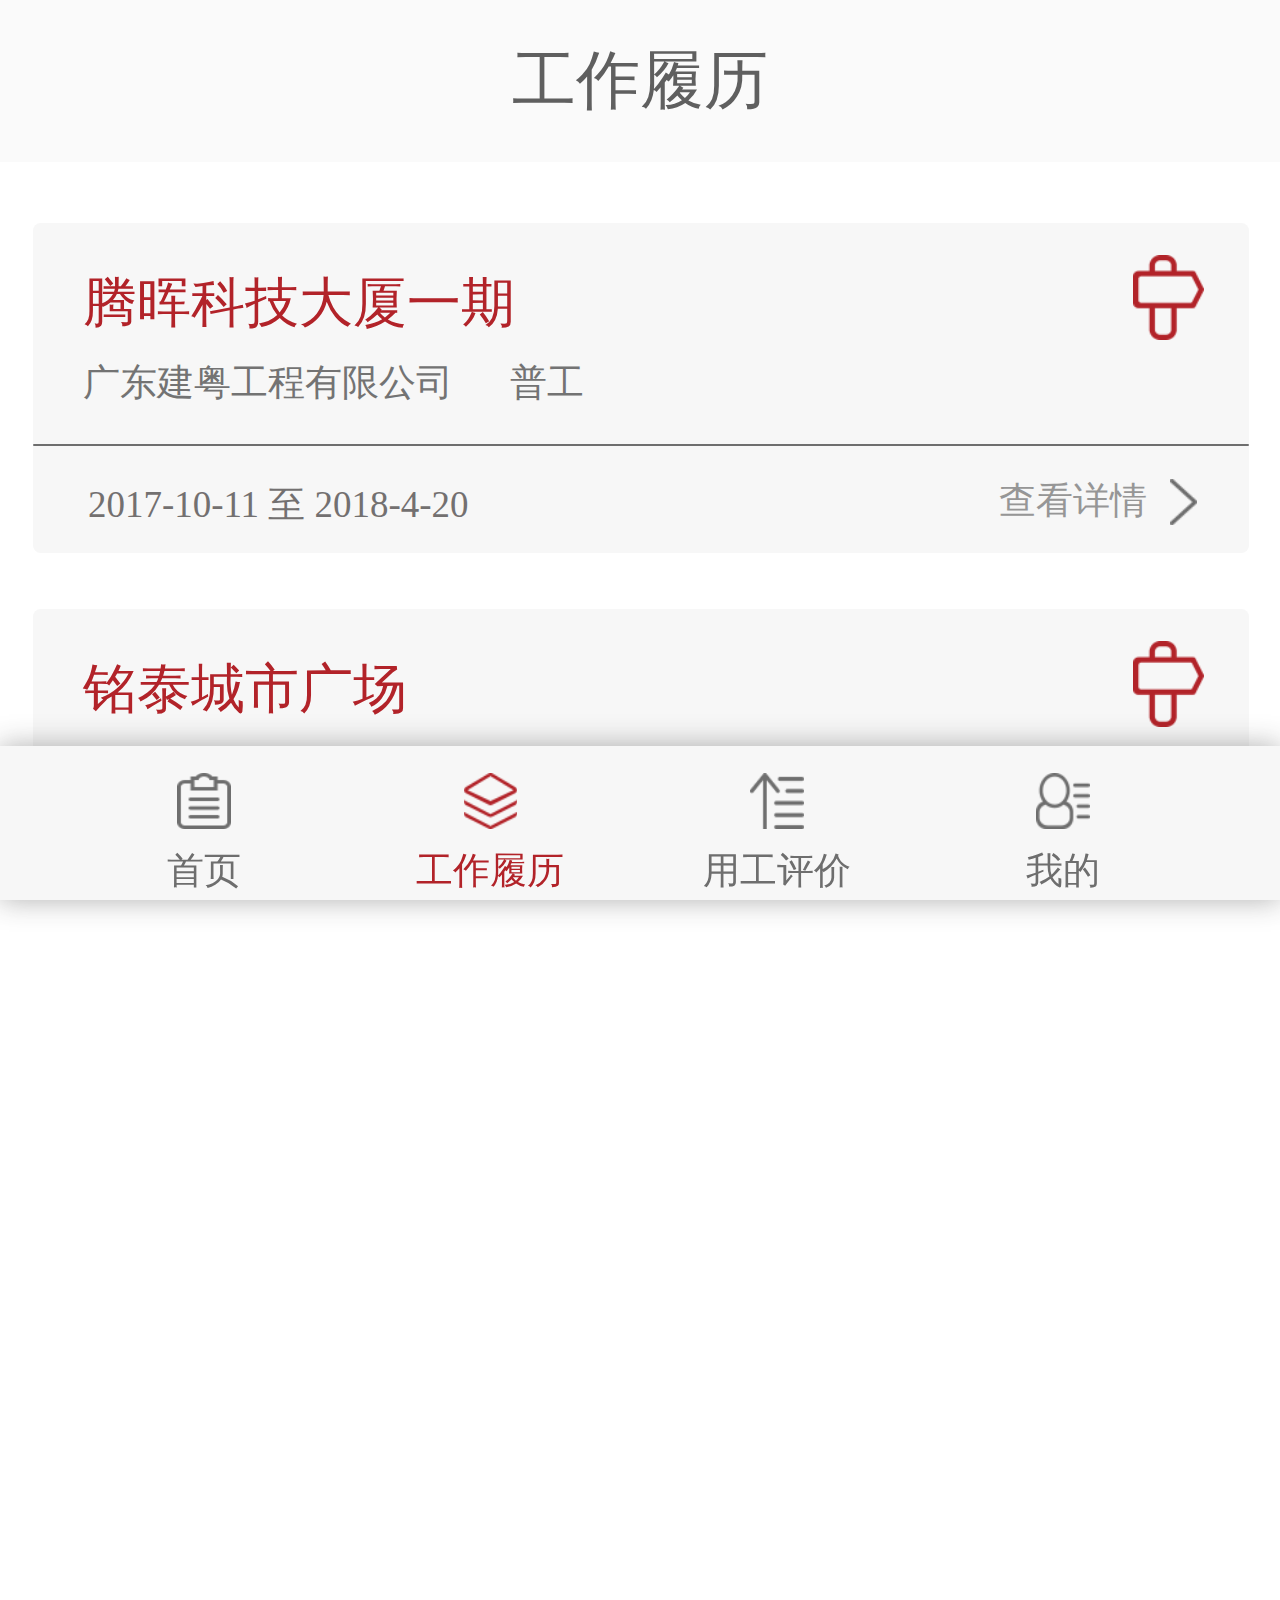
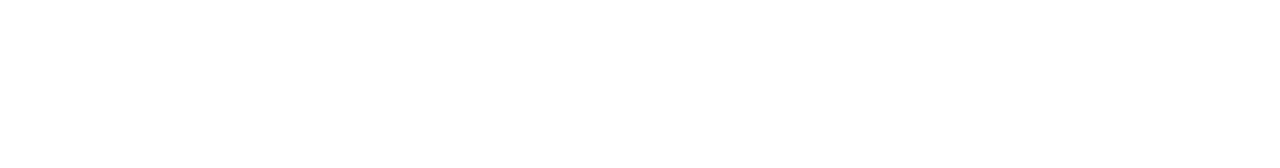
<file: job.html>
<!DOCTYPE html>
<html>
	<head>
		<meta charset="UTF-8">
		<title></title>
		<link rel="stylesheet" type="text/css" href="css/bottom.css"/>
		<link rel="stylesheet" type="text/css" href="css/job.css"/>
		<script type="text/javascript" src="js/REM布局.js"></script>
		<meta name="viewport" content="width=device-width,initial-scale=1,minimum-scale=1,maximum-scale=1,user-scalable=no" />
	</head>
	<body>
		<div class="header">
			<p class="title">工作履历</p>
		</div>
		<div class="jobList">
			<div class="item">
				<div class="name">腾晖科技大厦一期</div>
				<div class="company">广东建粤工程有限公司 </div>
				<div class="position">普工</div>
				<div class="icon"></div>
				<div class="separator"></div>
				<div class="date">2017-10-11 至 2018-4-20</div>
				<a class="detail" href="job_detail.html">查看详情</a>
				<a class="moreIcon" href="job_detail.html"></a>
			</div>
			<div class="item">
				<div class="name">铭泰城市广场</div>
				<div class="company">广东建粤工程有限公司</div>
				<div class="position">普工</div>
				<div class="icon"></div>
				<div class="separator"></div>
				<div class="date">2017-10-11 至 2018-4-20</div>
				<a class="detail" href="job_detail.html">查看详情</a>
				<a class="moreIcon" href="job_detail.html"></a>
			</div>
			<div class="item">
				<div class="name">格力广场一期</div>
				<div class="company">广东建粤工程有限公司</div>
				<div class="position">普工</div>
				<div class="icon"></div>
				<div class="separator"></div>
				<div class="date">2017-10-11 至 2018-4-20</div>
				<a class="detail" href="job_detail.html">查看详情</a>
				<a class="moreIcon" href="job_detail.html"></a>
			</div>
			<div class="item">
				<div class="name">华发商都购物广场二期</div>
				<div class="company">广东建粤工程有限公司</div>
				<div class="position">普工</div>
				<div class="icon"></div>
				<div class="separator"></div>
				<div class="date">2017-10-11 至 2018-4-20</div>
				<a class="detail" href="job_detail.html">查看详情</a>
				<a class="moreIcon" href="job_detail.html"></a>
			</div>
		</div>
		<div class="bottom">
			<a class="item index" href="index.html">
				<div class="item icon"></div>
				<div class="item tag">首页</div>
			</a>
			<a class="item job">
				<div class="item icon active"></div>
				<div class="item tag active">工作履历</div>
			</a>
			<a class="item evaluate" href="evaluate.html">
				<div class="item icon"></div>
				<div class="item tag">用工评价</div>
			</a>
			<a class="item mine" href="mine.html">
				<div class="item icon"></div>
				<div class="item tag">我的</div>
			</a>
		</div>
	</body>
</html>
</file>
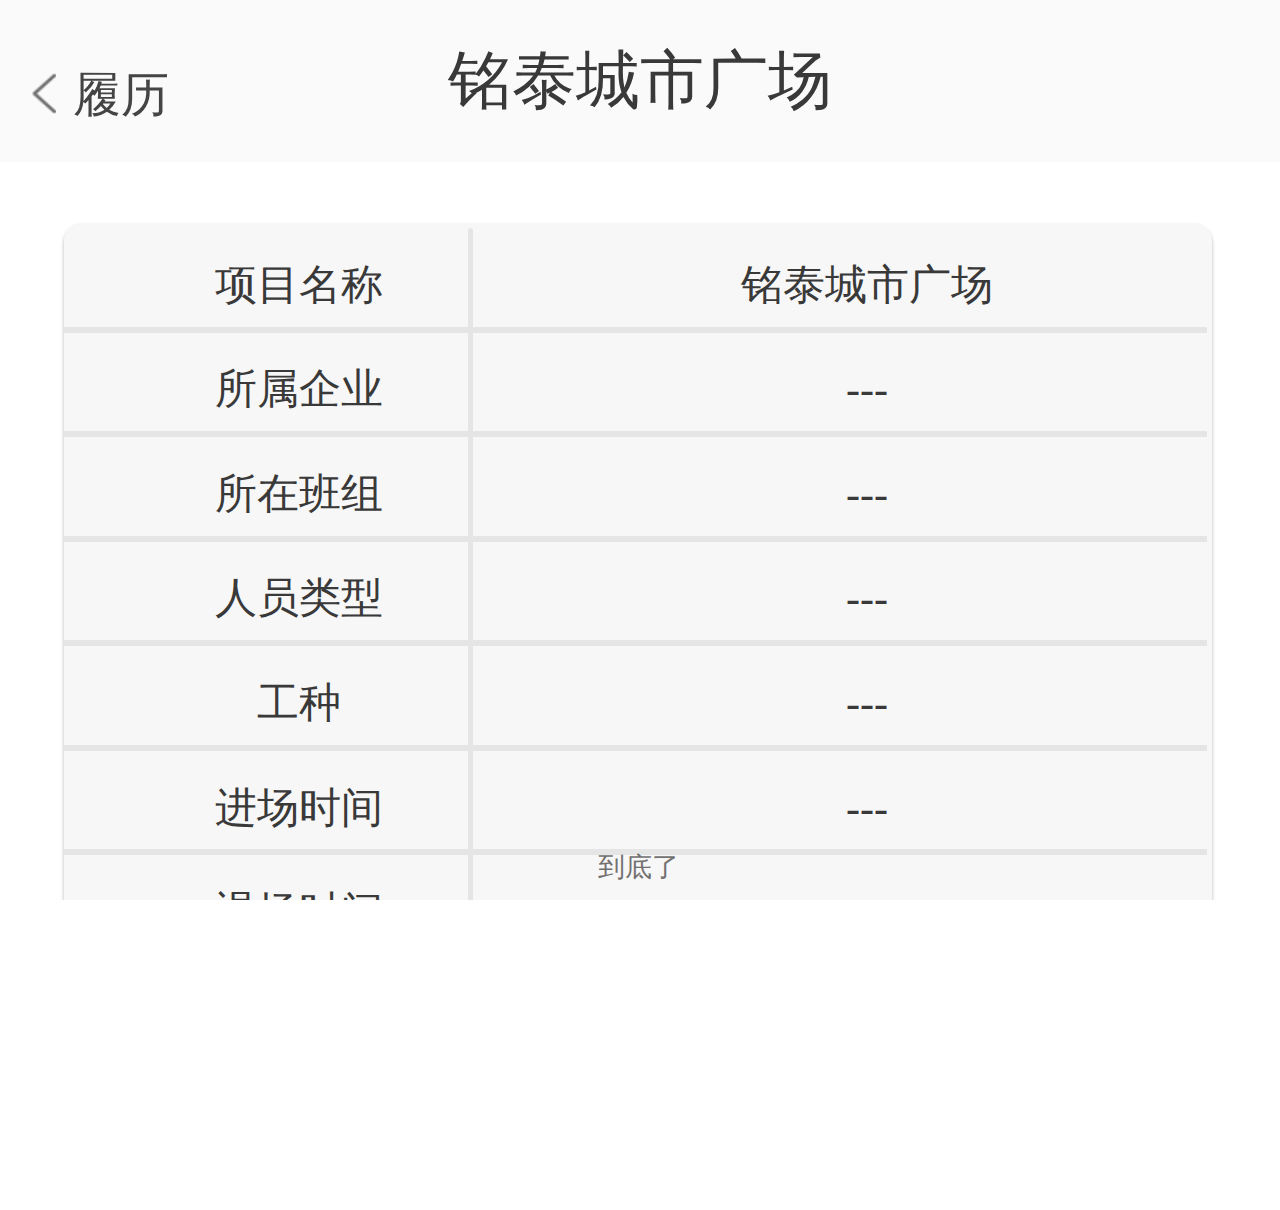
<file: job_detail.html>
<!DOCTYPE html>
<html>
	<head>
		<meta charset="UTF-8">
		<title></title>
		<link rel="stylesheet" type="text/css" href="css/detail.css"/>
		<link rel="stylesheet" type="text/css" href="css/job_detail.css"/>
		<script type="text/javascript" src="js/REM布局.js"></script>
		<meta name="viewport" content="width=device-width,initial-scale=1,minimum-scale=1,maximum-scale=1,user-scalable=no" />
	</head>
	<body>
		<div class="header">
			<p class="title">铭泰城市广场</p>
			<a class="icon" href="job.html"></a>
			<a class="back" href="job.html">履历</a>
		</div>
		<div class="box">
			<div class="separator"></div>
			<div class="itemList">
				<div class="item">
					<div class="name">项目名称</div>
					<div class="info">铭泰城市广场</div>
				</div>
				<div class="item">
					<div class="name">所属企业</div>
					<div class="info">---</div>
				</div>
				<div class="item">
					<div class="name">所在班组</div>
					<div class="info">---</div>
				</div>
				<div class="item">
					<div class="name">人员类型</div>
					<div class="info">---</div>
				</div>
				<div class="item">
					<div class="name">工种</div>
					<div class="info">---</div>
				</div>
				<div class="item">
					<div class="name">进场时间</div>
					<div class="info">---</div>
				</div>
				<div class="item">
					<div class="name">退场时间</div>
					<div class="info">---</div>
				</div>
				<div class="item">
					<div class="name">考勤天数</div>
					<div class="info">---</div>
				</div>
				<div class="item">
					<div class="name">领薪金额</div>
					<div class="info">---</div>
				</div>
			</div>
		</div>
		<div class="bottom">到底了</div>
	</body>
</html>
</file>
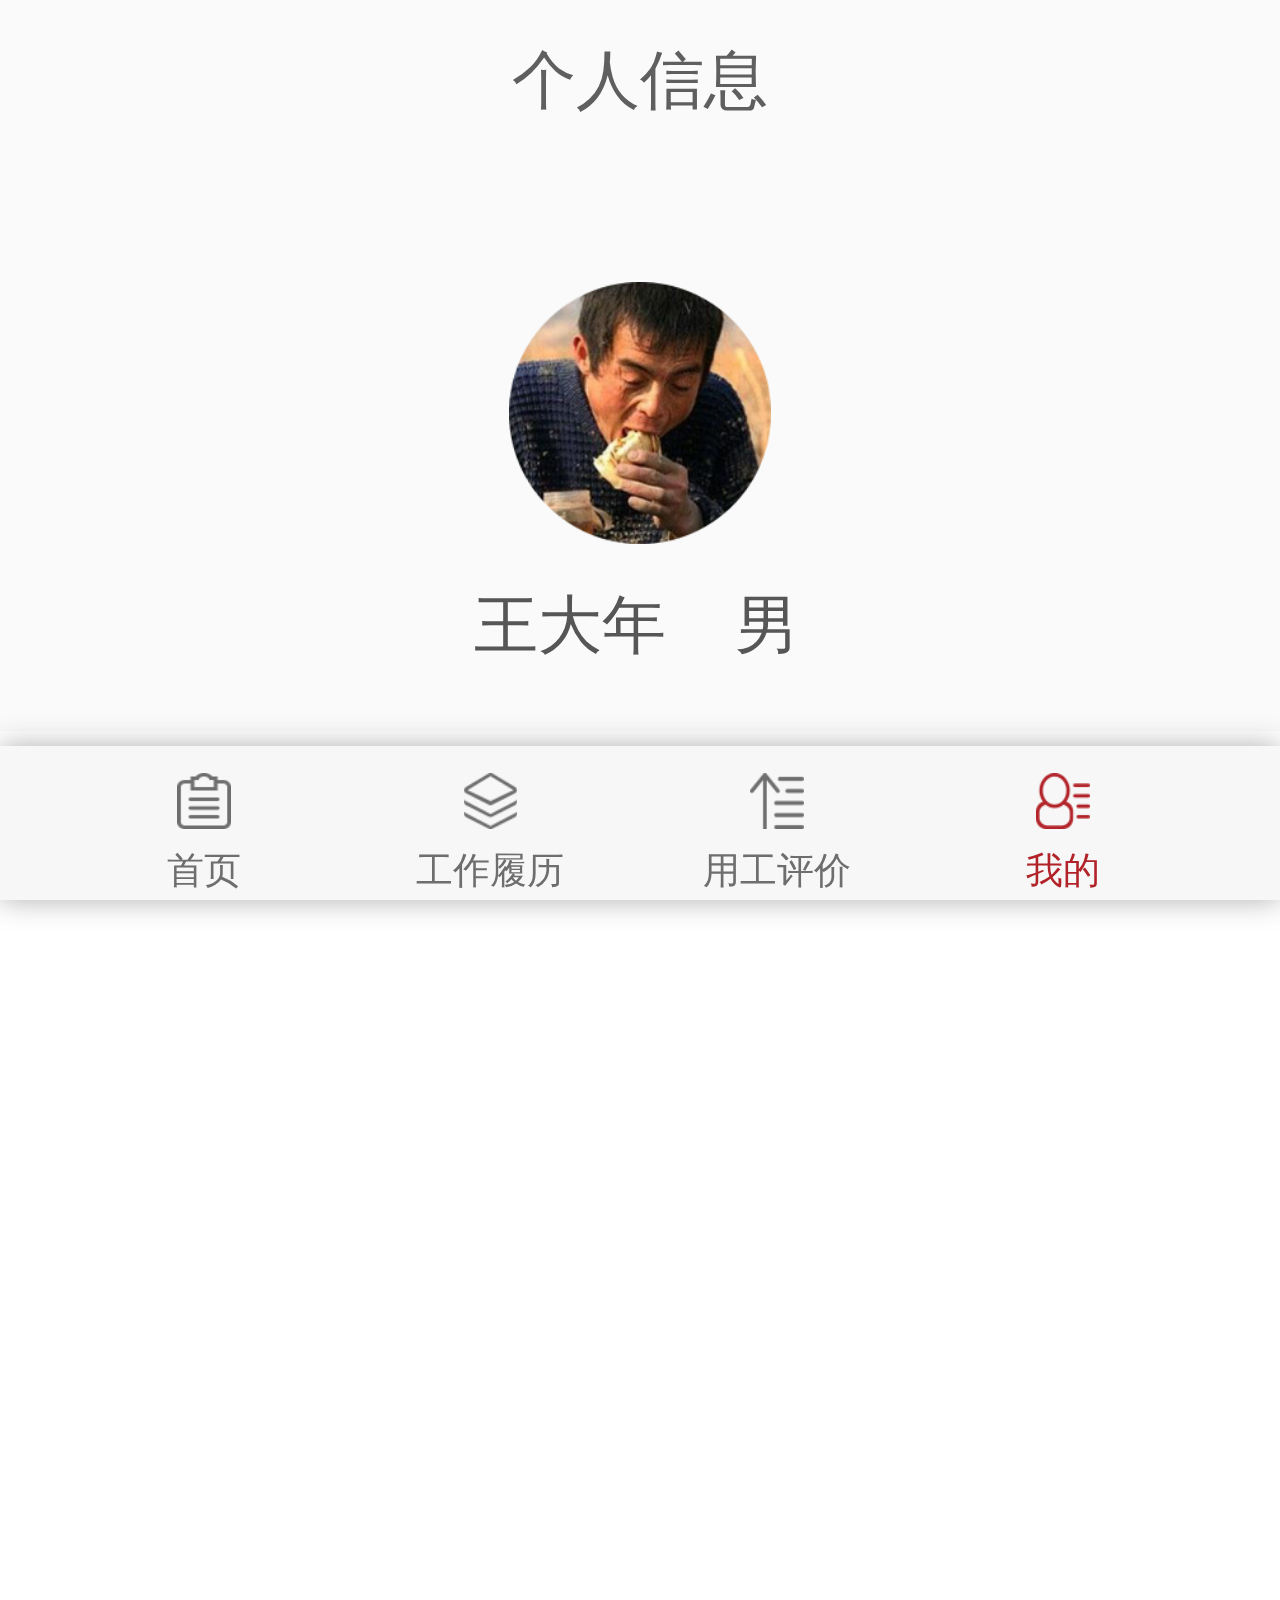
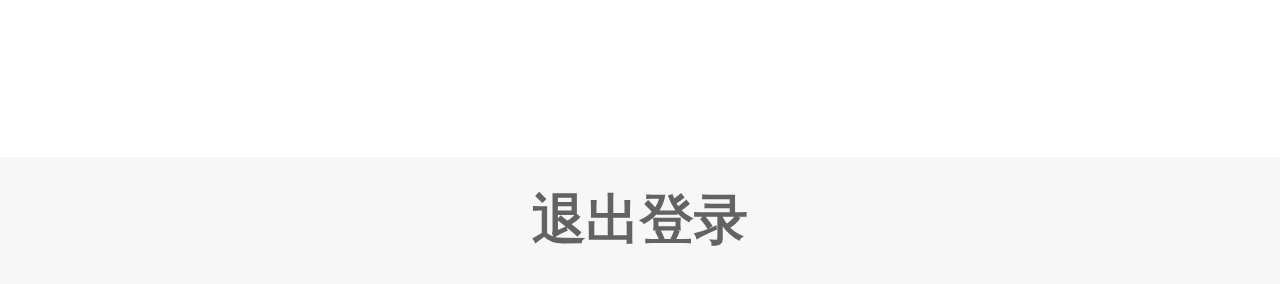
<file: mine.html>
<!DOCTYPE html>
<html>
	<head>
		<meta charset="UTF-8">
		<title></title>
		<link rel="stylesheet" type="text/css" href="css/bottom.css"/>
		<link rel="stylesheet" type="text/css" href="css/mine.css"/>
		<script type="text/javascript" src="js/REM布局.js"></script>
		<meta name="viewport" content="width=device-width,initial-scale=1,minimum-scale=1,maximum-scale=1,user-scalable=no" />
	</head>
	<body>
		<div class="header">
			<p class="title">个人信息</p>
		</div>
		
		<div class="headImage">
			<div class="image"></div>
			<div class="name">王大年</div>
			<div class="gender">男</div>
		</div>
		<div class="itemList">
			<div class="item">
				<div class="title">手机号：</div>
				<div class="content">18000005888</div>
			</div>
			<div class="item">
				<div class="title">身份证号：</div>
				<div class="content">166000196600000000</div>
			</div>
			<div class="item">
				<div class="title">出生年月：</div>
				<div class="content">1966-08-08</div>
			</div>
			<div class="item">
				<div class="title">常住地址：</div>
				<div class="content">广东省珠海市高新区创新三路60号...</div>
			</div>
			<div class="item">
				<div class="title">有效期：</div>
				<div class="content">2088-08-27</div>
			</div>
			<div class="item">
				<div class="title">培训记录：</div>
				<div class="content">---</div>
			</div>
		</div>
			
		
		<div class="quit"><a href="mine_login.html">退出登录</a></div>
		
		<div class="bottom">
			<a class="item index" href="index.html">
				<div class="item icon"></div>
				<div class="item tag">首页</div>
			</a>
			<a class="item job" href="job.html">
				<div class="item icon"></div>
				<div class="item tag">工作履历</div>
			</a>
			<a class="item evaluate" href="evaluate.html">
				<div class="item icon"></div>
				<div class="item tag">用工评价</div>
			</a>
			<a class="item mine">
				<div class="item icon active"></div>
				<div class="item tag active">我的</div>
			</a>
		</div>
	</body>
</html>
</file>
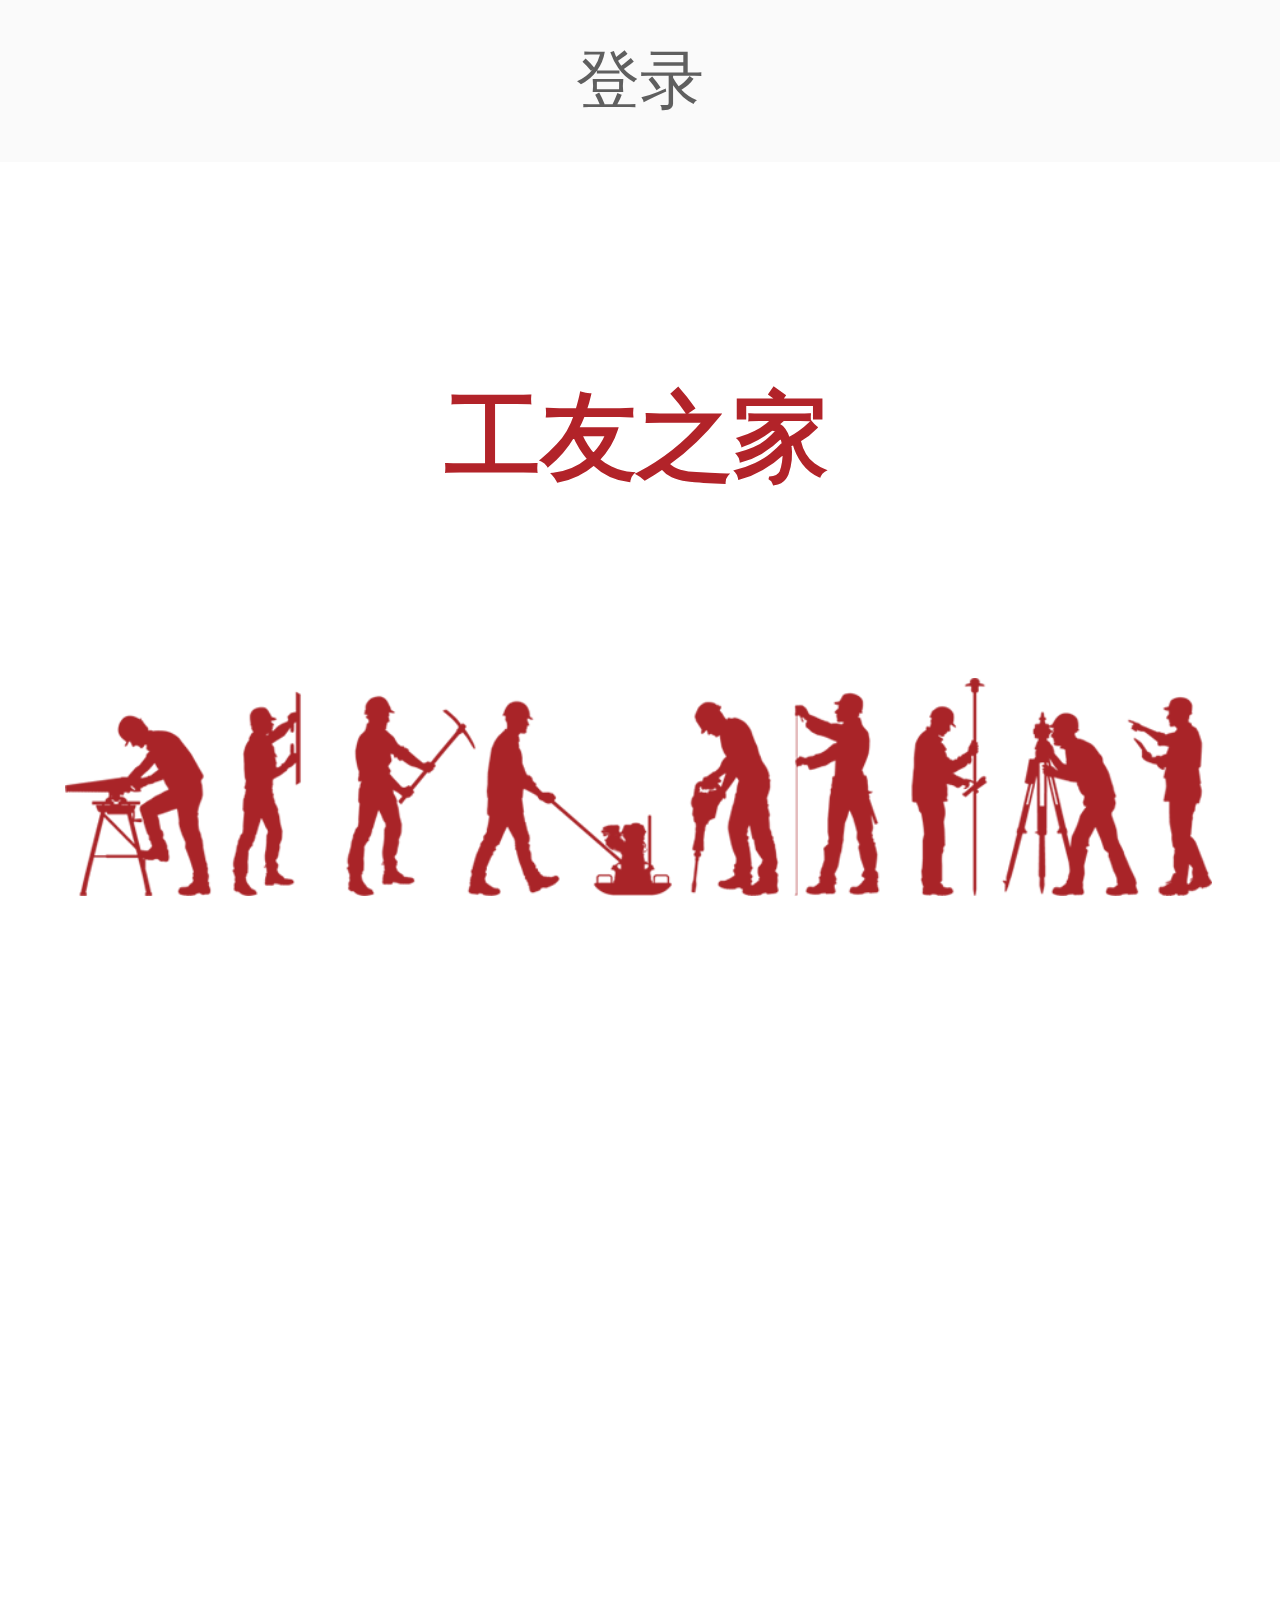
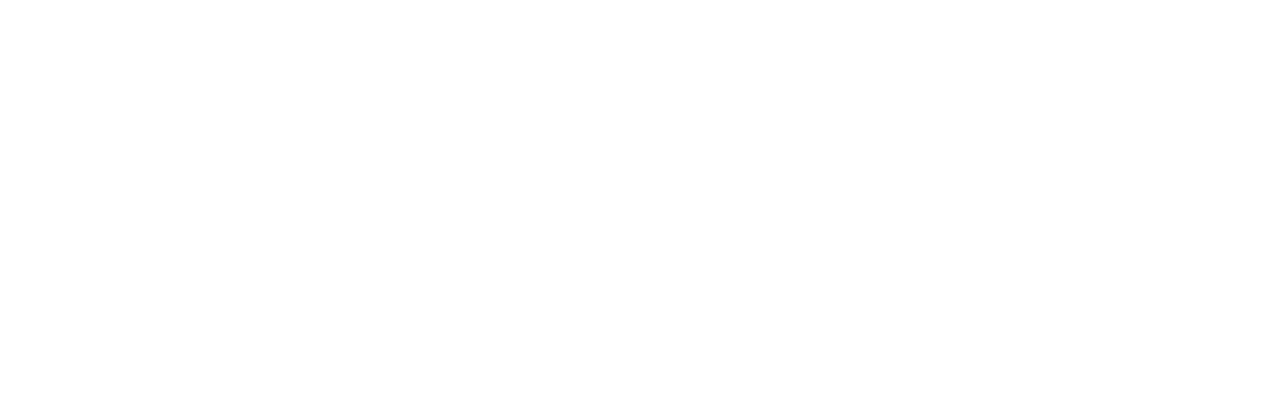
<file: mine_login.html>
<!DOCTYPE html>
<html>
	<head>
		<meta charset="UTF-8">
		<title></title>
		<link rel="stylesheet" type="text/css" href="css/bottom.css"/>
		<link rel="stylesheet" type="text/css" href="css/mine_login.css"/>
		<script type="text/javascript" src="js/REM布局.js"></script>
		<meta name="viewport" content="width=device-width,initial-scale=1,minimum-scale=1,maximum-scale=1,user-scalable=no" />
	</head>
	<body>
		<div class="header">
			<p class="title">登录</p>
		</div>
		
		<div class="home">工友之家</div>
		<div class="photo"></div>
		<div class="tag"></div>
		<input type="text" id="id" placeholder="请输入身份证号"/>
		<input type="text" id="phoneNum" placeholder="请输入手机号"/>
		<div class="icon" id="iconId"></div>
		<div class="icon" id="iconPhoneNum"></div>
		<div class="sendCode">发送验证码</div>
		<div class="circle">
			<div class="chosen"></div>
		</div>
		<a class="agree" href="mine_login_agreement.html">我同意用户使用协议</a>
		
		
		<script type="text/javascript" src="js/mine_login.js"></script>
	</body>
</html>
</file>
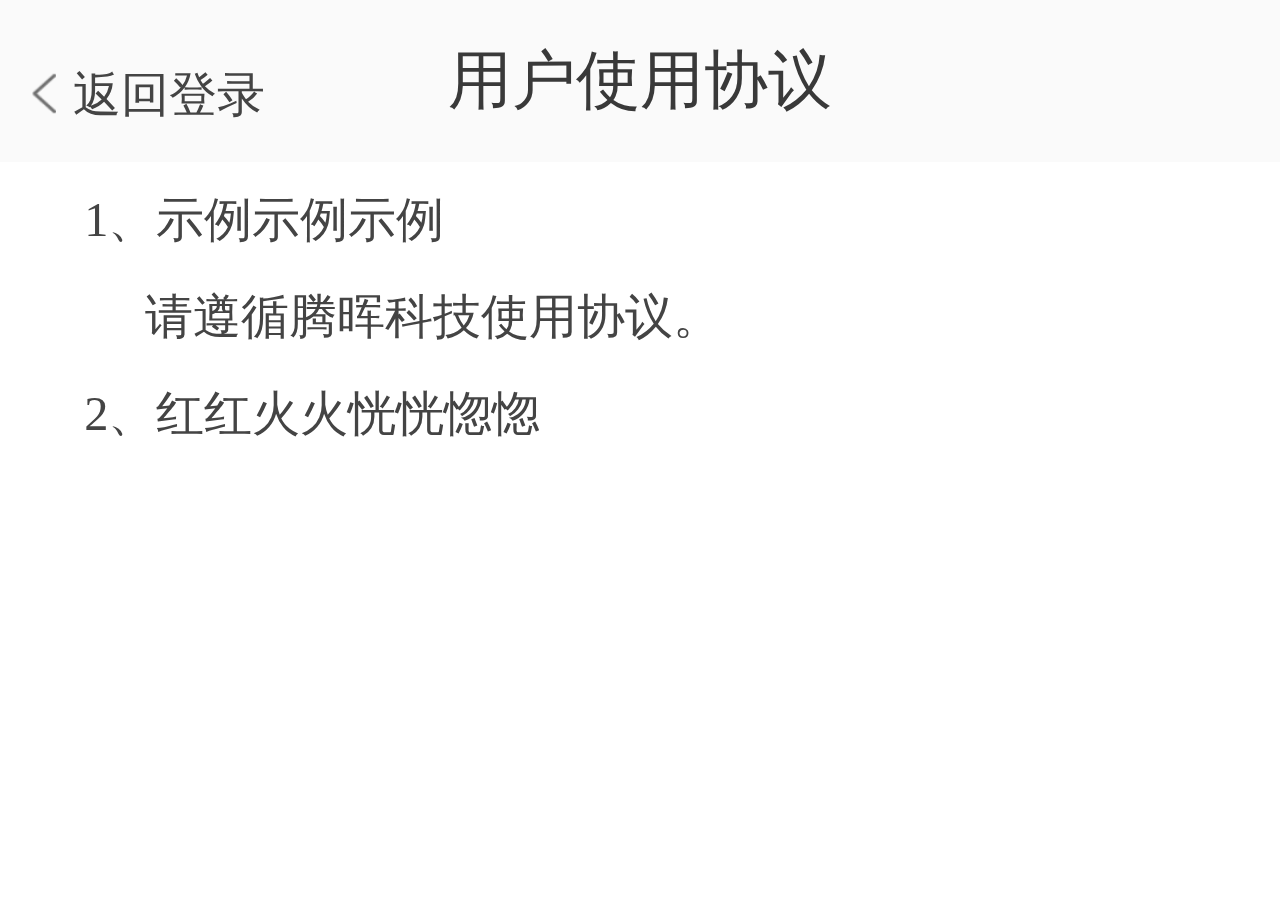
<file: mine_login_agreement.html>
<!DOCTYPE html>
<html>
	<head>
		<meta charset="UTF-8">
		<title></title>
		<link rel="stylesheet" type="text/css" href="css/detail.css"/>
		<script type="text/javascript" src="js/REM布局.js"></script>
		<meta name="viewport" content="width=device-width,initial-scale=1,minimum-scale=1,maximum-scale=1,user-scalable=no" />
		<style type="text/css">
			.content{
					width: 6rem;
					height: 1.69rem;
					font-family: MicrosoftYaHei;
					font-size: 0.38rem;
					color: #444444;
					position: absolute;
					left: 0.66rem;
					top: 1.35rem;
					line-height: 2;
			}
		</style>
	</head>
	<body>
		<div class="header">
			<p class="title">用户使用协议</p>
			<a class="icon" href="job.html"></a>
			<a class="back" href="mine_login.html">返回登录</a>
		</div>
		<div class="content">1、示例示例示例<br/>&nbsp&nbsp&nbsp&nbsp&nbsp请遵循腾晖科技使用协议。<br/>2、红红火火恍恍惚惚</div>
	</body>
</html>
</file>
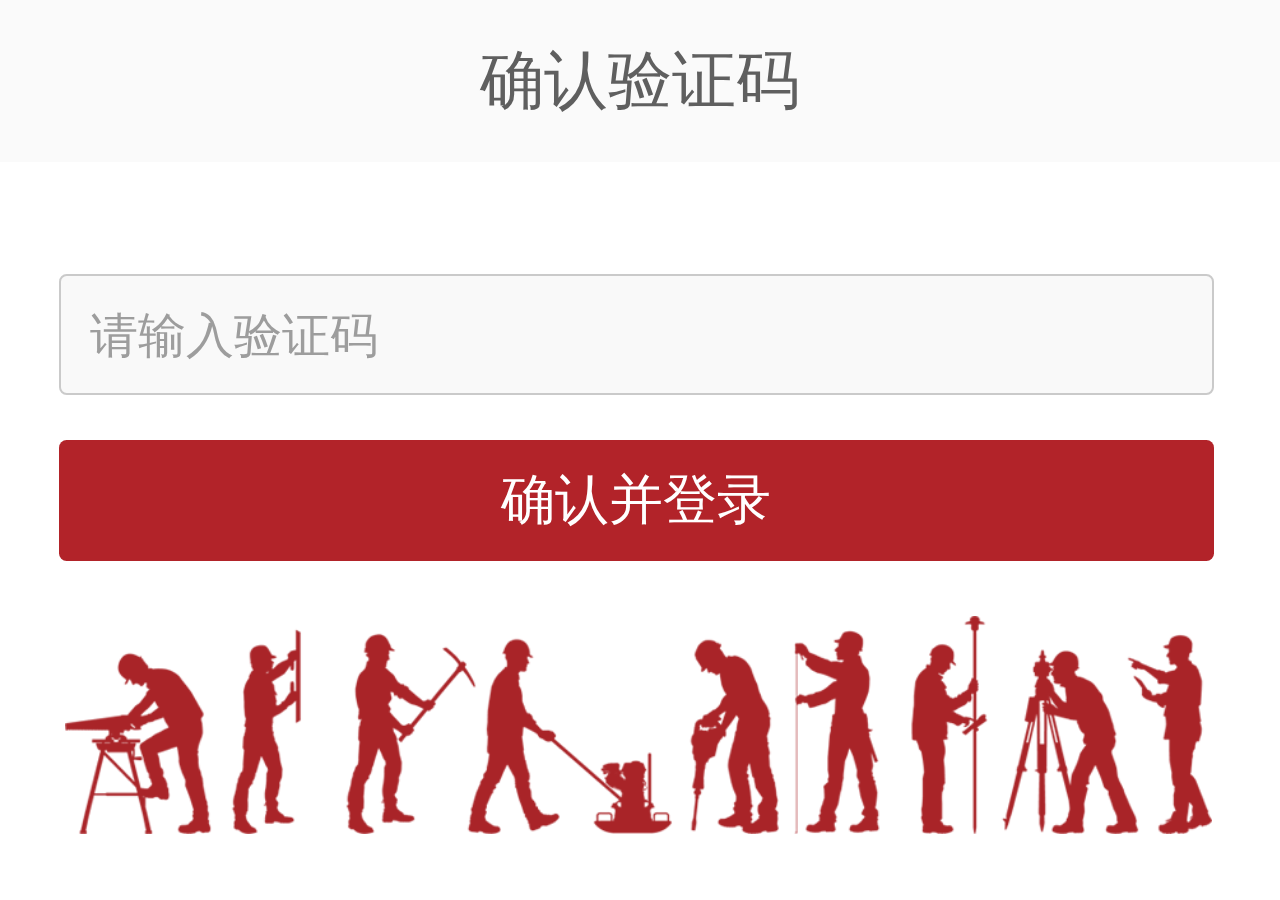
<file: mine_login_sendCode.html>
<!DOCTYPE html>
<html>
	<head>
		<meta charset="UTF-8">
		<title></title>
		<link rel="stylesheet" type="text/css" href="css/bottom.css"/>
		<script type="text/javascript" src="js/REM布局.js"></script>
		<meta name="viewport" content="width=device-width,initial-scale=1,minimum-scale=1,maximum-scale=1,user-scalable=no" />
		<style type="text/css">
			#code{
				width: 9.06rem;
				height: 0.95rem;
				background-color: #f7f7f7;
				border-radius: 0.06rem;
				border: solid 0.02rem #b5b5b5;
				position: absolute;
				left: 0.46rem;
				top: 2.15rem;
				display: flex;
				align-items: center;
				color: #949292;
				font-size: 0.38rem;
				padding-left: 0.23rem;
				opacity:0.7;
			}
			.login{
				width: 9.06rem;
				height: 0.95rem;
				background-color: #b22329;
				border-radius: 0.06rem;
				position: absolute;
				left: 0.46rem;
				top: 3.45rem;
				font-size: 0.42rem;
				color: #ffffff;
				display: flex;
				justify-content: center;
				align-items: center;
			}
			.photo{
				width: 9rem;
				height: 1.71rem;
				background-image: url(img/mine_login/雄安实名制移动端_登录页_03.png);
				background-size: 100% 100%;
				position: absolute;
				left: 0.51rem;
				bottom: 0.52rem;
			}
			#icon{
				width: 0.43rem;
				height: 0.43rem;
				background-image: url(img/mine_login/雄安实名制移动端_登录页_03_07.png);
				background-size: 100% 100%;
				position: absolute;
				right: 0.81rem;
				top: 2.44rem;
				display: none;
			}
		</style>
	</head>
	<body>
		<div class="header">
			<p class="title">确认验证码</p>
		</div>
		<input type="text" name="" id="code" value="" placeholder="请输入验证码"/>
		<div class="login">确认并登录</div>
		<div id="icon"></div>
		<div class="photo"></div>
		<script type="text/javascript">
			var keycode = '123456'
			var login = document.querySelector('.login')
			var inputCode = document.querySelector('#code')
			var icon = document.querySelector('#icon')
			
			login.onclick = function(){
				if(code.value==keycode){
					icon.style.display = 'block'
					icon.style.backgroundImage = 'url(img/mine_login/雄安实名制移动端_登录页_07.png)'
					setTimeout(function(){
						location.href = 'mine.html'
					},400)
				}else{
					icon.style.display = 'block'
				}
			}
		</script>
	</body>
</html>
</file>
<file: css/bottom.css>
*{
	margin: 0;
	padding: 0;
	box-sizing: border-box;
}
html,body{
	height: 100vh;
	width: 100vw;
	overflow: hidden;
}
a{
	text-decoration: none;
}

.header{
	width: 10.04rem;
	height: 1.27rem;
	background-color: #fafafa;
	left:0;
	top:0;
	position: relative;
	display: flex;
	justify-content: center;
	align-items: center;
}
.header .title{
	width: auto;
	height: 0.5rem;
	font-family: MicrosoftYaHei;
	font-size: 0.5rem;
	font-weight: normal;
	font-stretch: normal;
	letter-spacing: 0rem;
	color: #393939;
	text-align: center;
	line-height: 0.45rem;
	line-height: 1;
	opacity: 0.8;
}
.bottom{
	width: 10.04rem;
	height: 1.21rem;
	background-color: #f7f7f7;
	box-shadow: 0rem 0rem 0.21rem 0rem 
		rgba(44, 44, 44, 0.38);	
	padding: 0.21rem 1.1rem 0.13rem 1rem;
	position: fixed;
	left: 0;
	bottom: 0;
	display: flex;
	justify-content: space-between;
}
.bottom .item{
	height: 0.87rem;
	width: 1.2rem;
	display: flex;
	flex-direction: column;
	justify-content: space-between;
	align-items: center;
}
.bottom .item .item.icon{
	width: 0.42rem;
	height: 0.44rem;
	color: #6e6e6e;
	background-size: 100% 100%;
}
.bottom .item .item.tag{
	width: auto;
	height: 0.29rem;
	font-family: MicrosoftYaHei;
	font-size: 0.29rem;
	font-weight: normal;
	font-stretch: normal;
	letter-spacing: 0rem;
	color: #6e6e6e;
}
.bottom .item .item.tag.active{
	color: #b22329;		
}
.bottom .item.job .item{
	width: 1.2rem;
}
.bottom .item.job .item.icon{
	width: 0.42rem;
}
.bottom .item.job .item.tag{
	width: 1.2rem;
}
.bottom .item.evaluate .item{
	width: 1.2rem;
}
.bottom .item.evaluate .item.icon{
	width: 0.42rem;
}
.bottom .item.evaluate .item.tag{
	width: 1.2rem;
}
.bottom .item.index .item.icon{
	background-image: url(../img/job/雄安实名制移动端_工作履历_详情_首页_07.png);
}
.bottom .item.job .item.icon{
	background-image: url(../img/index/雄安实名制移动端_首页_31.png);
}
.bottom .item.evaluate .item.icon{
	background-image: url(../img/index/雄安实名制移动端_首页_04.png);
}
.bottom .item.mine .item.icon{
	background-image: url(../img/index/雄安实名制移动端_首页_35.png);
}
</file>
<file: css/index.css>
.header .notice .noticeIcon{
	background-image: url(../img/index/雄安实名制移动端_首页_03.png);
	background-size: 100% 100%;
	width: 0.56rem;
	height: 0.57rem;
	color: #6e6e6e;
	position: absolute;
	top: 0.26rem;
	right: 0.34rem;
}
.header .notice .onIcon{
	background-image: url(../img/index/雄安实名制移动端_首页_04_06.png);
	background-size: 100% 100%;
	width: 0.19rem;
	height: 0.2rem;
	color: #b22329;
	position: absolute;
	top: 0.24rem;
	right: 0.33rem;
}
.header .notice .noticeTag{
	width: auto;
	height: 0.25rem;
	font-family: MicrosoftYaHei;
	font-size: 0.25rem;
	font-weight: normal;
	font-stretch: normal;
	letter-spacing: 0rem;
	color: #6e6e6e;	
	position: absolute;
	top: 0.87rem;
	right: 0.37rem;
	line-height: 0.25rem;
}
.swiper{
	width: 10.04rem;
	height: 4.62rem;
	position: relative;
	top: 0;
	left: 0;
	
}
.swiper .imgList{
	width: 100%;
	height: 100%;
	position: absolute;
}
.swiper .imgList .imgItem{
	width: 100%;
	height: 100%;
	background-size: 100% 100%;
	position: absolute;
	opacity: 0;
	transition: all 0.8s;
}
.swiper .imgList .imgItem.active{
	opacity: 1;
	z-index: 10;
}
.swiper .imgList .imgItem .tag{
	width: 5.78rem;
	height: 0.84rem;
	right: 0.23rem;
	top: 2.36rem;
	position: absolute;
	background-size: 100% 100%;
}
.swiper .swiperCircle{
	position: absolute;
	display: flex;
	top: 4.18rem;
	right: 0.37rem;
	width: 1.36rem;
	height: 0.31rem;
	justify-content: space-between;
	align-items: flex-start;
	z-index: 20;
}
.swiper .swiperCircle .circle{
	width: 0.17rem;
	height: 0.17rem;
	border: solid 0.03rem #ffffff;
	border-radius: 0.085rem;
}
.swiper .swiperCircle .circle.active{
	width: 0.18rem;
	height: 0.31rem;
	background-image: url(../img/index/雄安实名制移动端_首页_07.png);
	background-size: 100% 100%;
	border: none;
}
.headline{
	height: 0.89rem;
	background-color: #ffffff;
	box-shadow: 0rem 0rem 0.06rem 0.01rem 
		rgba(44, 44, 44, 0.64);
	display: flex;
	align-items: center;
	width: 255%;
}
.textList{
	height: 0.27rem;
}
.text{
	float: left;
	display: block;
	width: auto;
	font-family: MicrosoftYaHei;
	font-size: 0.27rem;
	font-weight: normal;
	font-stretch: normal;
	letter-spacing: 0rem;
	color: #b4282d;
	margin: auto 0.33rem;
}
.safetyEducation{
	width: 9.55rem;
	height: 1.54rem;
	background-color: #f7f7f7;
	box-shadow: 0rem 0.03rem 0.03rem 0rem 
		rgba(44, 44, 44, 0.36);
	margin: 0.37rem 0.22rem 0 0.27rem;
	display: flex;
	flex-direction: column;
}
.safetyEducation .safe.top{
	height: 0.33rem;
	width: 100%;
	margin-top: 0.27rem;
	display: flex;
}
.safetyEducation .safe.top .safe.icon{
	width: 0.32rem;
	height: 0.32rem;
	color: #b22329;
	background-image: url(../img/index/雄安实名制移动端_首页_14.png);
	margin-left: 0.22rem;
	background-size: 100% 100%;
}
.safetyEducation .safe.top .safe.tag{
	width: 2.05rem;
	height: 0.33rem;
	font-family: MicrosoftYaHei;
	font-size: 0.33rem;
	font-weight: normal;
	font-stretch: normal;
	letter-spacing: 0rem;
	color: #515151;
	margin-left: 0.15rem;
	line-height: 0.33rem;
}
.safetyEducation .safe.top .safe.moreIcon{
	width: 0.19rem;
	height: 0.33rem;
	color: #6e6e6e;
	background-image: url(../img/index/雄安实名制移动端_首页_11.png);
	margin:0 0.28rem 0 6.42rem;
	background-size: 100% 100%;
}
.safetyEducation .safe.text{
	width: 6.3rem;
	height: 0.34rem;
	font-family: MicrosoftYaHei;
	font-size: 0.33rem;
	font-weight: normal;
	font-stretch: normal;
	letter-spacing: 0rem;
	color: #515151;
	margin: 0.32rem 2.69rem 0.28rem 0.67rem;
}
/**/
.salary{
	width: 9.55rem;
	height: 2.83rem;
	background-color: #f7f7f7;
	box-shadow: 0rem 0.03rem 0.03rem 0rem 
		rgba(44, 44, 44, 0.36);
	margin: 0.3rem 0.21rem 0 0.28rem;
	display: flex;
	flex-direction: column;
}
.salary .sal.top{
	height: 0.33rem;
	width: 100%;
	margin-top: 0.27rem;
	display: flex;
	position: relative;
}
.salary .sal.top .sal.icon{
	width: 0.32rem;
	height: 0.32rem;
	color: #b22329;
	background-image: url(../img/index/雄安实名制移动端_首页_18.png);
	margin-left: 0.22rem;
	background-size: 100% 100%;
}
.salary .sal.top .sal.tag{
	width: 2.05rem;
	height: 0.33rem;
	font-family: MicrosoftYaHei;
	font-size: 0.33rem;
	font-weight: normal;
	font-stretch: normal;
	letter-spacing: 0rem;
	color: #515151;
	margin-left: 0.15rem;
	line-height: 0.33rem;
}
.salary .sal.top .sal.more {
    width: 0.6rem;
    height: 0.25rem;
    font-family: MicrosoftYaHei;
    font-size: 0.25rem;
    font-weight: normal;
    font-stretch: normal;
    letter-spacing: 0rem;
    color: #515151;
    line-height: 0.35rem;
    position: absolute;
    right: 0.58rem;
}
.salary .sal.top .sal.moreIcon{
	width: 0.19rem;
	height: 0.33rem;
	color: #6e6e6e;
	background-image: url(../img/index/雄安实名制移动端_首页_11.png);
	margin:0 0.28rem 0 6.45rem;
	background-size: 100% 100%;
}
.salary .sal.swiper{
	height: 2.23rem;
	width: 9.55rem;
	padding: 0.7rem 0.43rem 0.33rem 0.67rem;
	display: flex;
	justify-content: space-between;
	align-items: center;
}
.salary .sal.swiper .sal.left{
	width: 0.32rem;
	height: 0.32rem;
	color: #6e6e6e;
	background-size: 100% 100%;
	background-image: url(../img/index/雄安实名制移动端_首页_21.png);
}
.salary .sal.swiper .sal.swiperBox{
	width: 7.53rem;
	height: 1.2rem;
	overflow: hidden;
}
.salary .sal.swiper .sal.swiperBox .sal.itemList{
	width: 300%;
	height: 1.2rem;
	transition: all 0.8s;
}
.salary .sal.swiper .sal.swiperBox .sal.itemList .sal.item{
	float:left;
	display: inline-block;
	width: 2.33rem;
	height: 1.2rem;
	background-color: #b22329;
	border-radius: 0.06rem;
	position: relative;	
	margin-right: 0.27rem;
}
.salary .sal.swiper .sal.swiperBox .sal.itemList .sal.item .sal.date{
	width: auto;
	height: 0.17rem;
	font-family: MicrosoftYaHei;
	font-size: 0.21rem;
	font-weight: normal;
	font-stretch: normal;
	letter-spacing: 0rem;
	color: #ffffff;	
	position: absolute;
	left: 0.2rem;
	top: 0.21rem;
	line-height: 0.21rem;
}
.salary .sal.swiper .sal.swiperBox .sal.itemList .sal.item .sal.money{
	width: 1.8rem;
	height: 0.31rem;
	font-family: MicrosoftYaHei-Bold;
	font-size: 0.33rem;
	font-weight: 700;
	font-stretch: normal;
	letter-spacing: 0rem;
	color: #ffffff;
	position: absolute;
	left: 0.18rem;
	top: 0.72rem;
	line-height: 0.33rem;
}
	
.salary .sal.swiper .sal.right{
	width: 0.32rem;
	height: 0.32rem;
	color: #6e6e6e;
	background-size: 100% 100%;
	background-image: url(../img/index/雄安实名制移动端_首页_28.png);
}
.bottom .item .item.icon.active{
	background-image: url(../img/index/雄安实名制移动端_首页_29.png);
}
</file>
<file: css/evaluate.css>
.main{
	width: 10.04rem;
	height: 14.64rem;
	margin: 0.5rem auto 0;
	position: relative;
	overflow: hidden;
}
.main .navigator{
	width: 8rem;
	height: 0.56rem;
	display: flex;
	justify-content: space-between;
	position: absolute;
	top: 0;
	left:0.84rem;
	overflow: hidden;
}
.main .navigator .underline{
	width: 1.61rem;
	height: 0.07rem;
	background-color: #b22329;
	border-radius: 0.04rem;
	position: absolute;
	bottom: 0;
	overflow: hidden;
}
.main .navigator .option{
	font-family: MicrosoftYaHei;
	font-size: 0.38rem;
	font-weight: normal;
	font-stretch: normal;
	letter-spacing: 0rem;
	color: #393939;
	line-height: 1;
}
.main .pageList{
	width: 10.04rem;
	height: 13.2rem;
	position: absolute;
	top: 1.38rem;
	left: 0;
	overflow: hidden;
}
.main .pageList .page{
	position: absolute;
	width: 10.04rem;
	height: 13.2rem;
	background-color: #fff;
	overflow: hidden;
	padding: 0 0.25rem;
}
.pageList #receive .itemList{
	width: 9.54rem;
	height: auto;
	overflow: hidden;
}
.pageList #receive .itemList .item{
	width: 9.54rem;
	height: 2.59rem;
	background-color: #f7f7f7;
	border-radius: 0.06rem;
	position: relative;
	margin-bottom: 0.64rem;
	overflow: hidden;
}
.pageList #receive .itemList .item .evaluate{
	width: auto;
	height: 0.41rem;
	font-family: MicrosoftYaHei;
	font-size: 0.42rem;
	font-weight: normal;
	font-stretch: normal;
	letter-spacing: 0rem;
	color: #b22329;
	position: absolute;
	top: 0.42rem;
	left: 0.39rem;
	line-height: 1;
}
.pageList #receive .itemList .item .company{
	width: auto;
	height: 0.3rem;
	font-family: MicrosoftYaHei;
	font-size: 0.29rem;
	font-weight: normal;
	font-stretch: normal;
	letter-spacing: 0rem;
	color: #737373;
	position: absolute;
	top: 1.11rem;
	left: 0.39rem;
	line-height: 1;
}
.pageList #receive .itemList .item .emoji{
	width: 1.08rem;
	height: 1.08rem;
	background-size: 100% 100%;
	position: absolute;
	top: 0.28rem;
	right: 0.41rem;
}
.pageList #receive .itemList .item .separator{
	width: 9.54rem;
	height: 0.02rem;
	background-color: #dcdcdc;
	border-radius: 0.01rem;
	position: absolute;
	left: 0;
	top: 1.73rem;
}
.pageList #receive .itemList .item .date{
	width: auto;
	height: 0.24rem;
	font-family: MicrosoftYaHei;
	font-size: 0.29rem;
	font-weight: normal;
	font-stretch: normal;
	letter-spacing: 0rem;
	color: #737070;
	position: absolute;
	left: 0.43rem;
	bottom: 0.28rem;
	line-height: 1;
}
.pageList #receive .add{
	width: 1.67rem;
	height: 1.67rem;
	background-color: #b22329;
	position: absolute;
	left: 4.15rem;
	top: 11.05rem;
	border-radius: 0.835rem;
}
.pageList #receive .add .icon{
	width: 0.77rem;
	height: 0.77rem;
	background-size: 100% 100%;
	background-image: url(../img/evaluate/雄安实名制移动端_发起评价图_02.png);
	position: absolute;
	left: 0.45rem;
	top: 0.44rem;
}	


.pageList #send .itemList{
	width: 10.04rem;
	height: auto;
	overflow: hidden;
}
.pageList #send .itemList .item{
	width: 9.54rem;
	height: 4.61rem;
	background-color: #f7f7f7;
	border-radius: 0.06rem;
	position: relative;
	margin-bottom: 0.79rem;
	overflow: hidden;
}
.pageList #send .itemList .item .evaluate{
	width: auto
	height: 0.41rem;
	font-family: MicrosoftYaHei;
	font-size: 0.42rem;
	font-weight: normal;
	font-stretch: normal;
	letter-spacing: 0rem;
	color: #b22329;
	line-height: 1;
	position: absolute;
	left: 0.39rem;
	top: 0.42rem;
}
.pageList #send .itemList .item .company{
	width: auto;
	height: 0.3rem;
	font-family: MicrosoftYaHei;
	font-size: 0.29rem;
	font-weight: normal;
	font-stretch: normal;
	letter-spacing: 0rem;
	color: #737373;
	line-height: 1;
	position: absolute;
	left: 0.39rem;
	top: 1.11rem;
}
.pageList #send .itemList .item .date{
	width: auto;
	height: 0.24rem;
	font-family: MicrosoftYaHei;
	font-size: 0.29rem;
	font-weight: normal;
	font-stretch: normal;
	letter-spacing: 0rem;
	color: #737070;
	line-height: 1;
	position: absolute;
	left: 6.67rem;
	top: 4.09rem;
}
.pageList #send .itemList .item .separator{
	width: 9.54rem;
	height: 0.02rem;
	background-color: #6e6e6e;
	border-radius: 0.01rem;
	position: absolute;
	left: 0rem;
	top: 1.73rem;
}
.pageList #send .itemList .item .imgList{
	position: absolute;
	left: 0;
	bottom: 0.77rem;
	width: 6rem;
	height: 1.62rem;
}
.pageList #send .itemList .item .img{
	width: 1.73rem;
	height: 1.62rem;
	background-size: 100% 100% ;
	position: absolute;
}
.pageList #send .itemList .item .img:nth-child(1){
	left: 0.39rem;
}
.pageList #send .itemList .item .img:nth-child(2){
	left: 2.35rem;
}
.pageList #send .itemList .item .control{
	width: 0.46rem;
	height: 0.64rem;
	position: absolute;
	background-size: 100% 100%;
	right: 1.83rem;
	top: 0.54rem;
}
.pageList #send .itemList .item .time{
	width: auto;
	height: 0.27rem;
	font-family: MicrosoftYaHei;
	font-size: 0.33rem;
	font-weight: normal;
	font-stretch: normal;
	letter-spacing: 0rem;
	color: #b22329;
	line-height: 1;
	position: absolute;
	right: 0.46rem;
	top: 0.73rem;
}
.pageList #send .appendEva{
	width: 3.81rem;
	height: 0.86rem;
	background-color: #b22329;
	border-radius: 0.43rem;
	position: absolute;
	left: 2.865rem;
	top: 11.25rem;
}
.pageList #send .appendEva .icon{
	background-image: url(../img/evaluate/雄安实名制移动端_发起评价_18.png);
	background-size: 100% 100%;
	position: absolute;
	left: 0.51rem;
	top: 0.19rem;
	width: 0.49rem;
	height: 0.49rem;
}
.pageList #send .appendEva .text{
	width: auto;
	height: 0.41rem;
	font-family: MicrosoftYaHei;
	font-size: 0.42rem;
	font-weight: normal;
	font-stretch: normal;
	letter-spacing: 0rem;
	color: #ffffff;
	line-height: 1;
	position: absolute;
	left: 1.34rem;
	top: 0.24rem;
}
.pageList #law .text{
	width: 7.97rem;
	height: 1.04rem;
	font-family: MicrosoftYaHei;
	font-size: 0.38rem;
	font-weight: normal;
	font-stretch: normal;
	letter-spacing: 0rem;
	color: #5d5d5d;
	position: absolute;
	left: 0.95rem;
	top: 0.53rem;
	line-height: 1.5;
}
.pageList #law .consult{
	position: absolute;
	left: 3.09rem;
	top: 2.55rem;
	width: 3.81rem;
	height: 0.86rem;
	background-color: #b22329;
	border-radius: 0.43rem;
}
.pageList #law .consult .tag{
	width: auto;
	height: 0.42rem;
	font-family: MicrosoftYaHei;
	font-size: 0.42rem;
	font-weight: normal;
	font-stretch: normal;
	letter-spacing: 0rem;
	color: #ffffff;
	position: absolute;
	left: 1.08rem;
	top: 0.23rem;
	line-height: 1;
}
@keyframes rightIn{
	from{
		transform: translateX(100%);
	}
	to{
		transform: translateX(0);
	}
}

@keyframes leftOut{
	from{
		transform: translateX(0);
	}
	to{
		transform: translateX(-100%);
	}
}

@keyframes leftIn{
	from{
		transform: translateX(-100%);
	}
	to{
		transform: translateX(0);
	}
}

@keyframes rightOut{
	from{
		transform: translateX(0);
	}
	to{
		transform: translateX(100%);
	}
}

.bottom{
	z-index: 50;
}
.bottom .item .item.icon.active{
	background-image: url(../img/evaluate/雄安实名制移动端_收到的评价_14.png);
}
</file>
<file: css/evaluate_appendEvaluate.css>
.company{
	margin-top: 0.24rem;
	width: 10.04rem;
	height: 1.96rem;
	background-color: #f7f7f7;
	position: relative;
}
.company .icon{
	width: 0.31rem;
	height: 0.18rem;
	background-size: 100% 100%;
	background-image: url(../img/evaluate_appendEvaluate/雄安实名制移动端_添加评价_07.png);
	position: absolute;
	left: 0.43rem;
	top: 0.41rem;
}
.company .title{
	width: auto;
	height: 0.41rem;
	font-family: MicrosoftYaHei;
	font-size: 0.42rem;
	font-weight: normal;
	font-stretch: normal;
	letter-spacing: 0rem;
	color: #393939;
	line-height: 1;
	position: absolute;
	left: 0.88rem;
	top: 0.29rem;	
}
.company #company{
	width: 8.92rem;
	height: 0.75rem;
	background-color: #ffffff;
	border-radius: 0.06rem;
	border: none;
	font-family: MicrosoftYaHei;
	font-size: 0.33rem;
	font-weight: normal;
	font-stretch: normal;
	letter-spacing: 0rem;
	color: #7d7c7c;
	padding-left: 0.36rem;
	line-height: 1;
	position: absolute;
	left: 0.74rem;
	top: 0.89rem;
}
.company .moreIcon{
	width: 0.28rem;
	height: 0.24rem;
	background-size: 100% 100%;
	background-image: url(../img/evaluate_appendEvaluate/雄安实名制移动端_添加评价_03.png);
	position: absolute;
	right: 0.89rem;
	bottom: 0.57rem;
}
.range{
	margin-top: 0.24rem;
	width: 10.04rem;
	height: 1.96rem;
	background-color: #f7f7f7;
	position: relative;
}
.range .icon{
	width: 0.31rem;
	height: 0.18rem;
	background-size: 100% 100%;
	background-image: url(../img/evaluate_appendEvaluate/雄安实名制移动端_添加评价_07.png);
	position: absolute;
	left: 0.43rem;
	top: 0.41rem;
}
.range .title{
	width: auto;
	height: 0.41rem;
	font-family: MicrosoftYaHei;
	font-size: 0.42rem;
	font-weight: normal;
	font-stretch: normal;
	letter-spacing: 0rem;
	color: #393939;
	line-height: 1;
	position: absolute;
	left: 0.88rem;
	top: 0.29rem;	
}
.range .itemList{
	position: absolute;
	left: 1.39rem;
	top: 1.15rem;
	width: 6.75rem;
	height: 0.49rem;
	display: flex;
	justify-content: space-between;
	align-items: center;
}
.range .itemList .item{
	width: 1.31rem;
	height: 0.49rem;
	display: flex;
	justify-content: space-between;
	align-items: center;
}
.range .itemList .item .circle{
	width: 0.49rem;
	height: 0.49rem;
	border: solid 0.02rem #6e6e6e;
	border-radius: 0.245rem;
	position: relative;
}
.range .itemList .item .circle.active .chosen{
	width: 0.37rem;
	height: 0.37rem;
	background-color: #b22329;
	border-radius: 0.185rem; 
	position: absolute;
	left: 0.04rem;
	top: 0.04rem;
}
.range .itemList .item .evaluate{
	width: auto;
	height: 0.33rem;
	font-family: MicrosoftYaHei;
	font-size: 0.33rem;
	font-weight: normal;
	font-stretch: normal;
	letter-spacing: 0rem;
	color: #626262;
	line-height: 1;
}
.main{
	margin-top: 0.24rem;
	width: 10.04rem;
	height: 8.47rem;
	background-color: #f7f7f7;
	position: relative;
} 
.main .icon{
	width: 0.31rem;
	height: 0.18rem;
	background-size: 100% 100%;
	background-image: url(../img/evaluate_appendEvaluate/雄安实名制移动端_添加评价_07.png);
	position: absolute;
	left: 0.43rem;
	top: 0.41rem;
}
.main .title{
	width: auto;
	height: 0.41rem;
	font-family: MicrosoftYaHei;
	font-size: 0.42rem;
	font-weight: normal;
	font-stretch: normal;
	letter-spacing: 0rem;
	color: #393939;
	line-height: 1;
	position: absolute;
	left: 0.88rem;
	top: 0.29rem;	
}
.main .content{
	width: 8.92rem;
	height: 3.91rem;
	background-color: #ffffff;
	border-radius: 0.06rem;
	position: absolute;
	left: 0.74rem;
	top: 1.06rem;
	padding: 0.24rem 0.23rem 0 0.36rem;

}
.main .content #content{
	height: 2.55rem;
	width: 8.33rem;
	font-family: MicrosoftYaHei;
	font-size: 0.33rem;
	font-weight: normal;
	font-stretch: normal;
	letter-spacing: 0rem;
	color: #626262;
	line-height: 1.7;
	border: none;
}
.main .content .camera{
	width: 0.62rem;
	height: 0.54rem;
	background-size: 100% 100%;
	background-image: url(../img/evaluate_appendEvaluate/雄安实名制移动端_添加评价_11.png);	
	position: absolute;
	right: 1.54rem;
	bottom: 0.27rem;
}
.main .content .microphone{
	width: 0.36rem;
	height: 0.53rem;
	background-size: 100% 100%;
	background-image: url(../img/evaluate_appendEvaluate/雄安实名制移动端_添加评价_13.png);
	position: absolute;
	right: 0.67rem;
	bottom: 0.28rem;
}
.main .tools{
	width: 8.92rem;
	height: 2.17rem;
	background-color: #ffffff;
	border-radius: 0.06rem;
	position: absolute;
	left: 0.74rem;
	bottom: 1.09rem;
}
.main .tools .record{
	width: 2.92rem;
	height: 0.52rem;
	position: absolute;
	left: 0.24rem;
	top: 0.91rem;
	background-color: #c86a6e;
	border-radius: 0.26rem;
	font-family: MicrosoftYaHei;
	font-size: 0.29rem;
	font-weight: normal;
	font-stretch: normal;
	letter-spacing: 0rem;
	color: #ffffff;
	justify-content: center;
	display: flex;
	align-items: center;
	line-height: 1;
}
.main .tools #img1{
	width: 1.12rem;
	height: 1.09rem;
	background-image: url(../img/evaluate_appendEvaluate/雄安实名制移动端_添加评价_21.png);
	background-size: 100% 100%;
	position: absolute;
	top: 0.63rem;
	left: 4.27rem;
}
.main .tools #img2{
	width: 1.12rem;
	height: 1.09rem;
	background-image: url(../img/evaluate_appendEvaluate/雄安实名制移动端_添加评价_21.png);
	background-size: 100% 100%;
	position: absolute;
	top: 0.63rem;
	left: 5.74rem;
}
.main .tools .add{
	width: 0.45rem;
	height: 0.45rem;
	background-size: 100% 100%;
	background-image: url(../img/evaluate_appendEvaluate/雄安实名制移动端_添加评价_25.png);
	position: absolute;
	top: 0.95rem;
	right: 0.81rem;
}
.main .tools .cancel{
	position: absolute;
	width: 0.47rem;
	height: 0.47rem;
	background-color: #6e6e6e;
	border-radius: 0.235rem;
}
.main .tools .cancel .icon{
	position: absolute;
	left: 0.12rem;
	top: 0.12rem;
	width: 0.24rem;
	height: 0.24rem;
	background-size: 100% 100%;
	background-image: url(../img/evaluate_appendEvaluate/雄安实名制移动端_添加评价_18.png);
}
.main .tools #can1{
	left: 2.89rem;
	top: 0.7rem;
}
.main .tools #can2{
	left: 5.13rem;
	top: 0.44rem;
}
.main .tools #can3{
	left: 6.6rem;
	top: 0.44rem;
}
.submit{
	width: 2.95rem;
	height: 0.86rem;
	background-color: #b22329;
	border-radius: 0.43rem;
	position: absolute;
	top: 15.4rem;
	left: 3.52rem;
}
.submit .icon{
	width: 0.49rem;
	height: 0.49rem;
	background-size: 100% 100%;
	background-image: url(../img/evaluate_appendEvaluate/雄安实名制移动端_添加评价_30.png);	
	position: absolute;
	left: 0.61rem;
	top: 0.19rem;
}
.submit .text{
	width: auto;
	height: 0.41rem;
	font-family: MicrosoftYaHei;
	font-size: 0.42rem;
	font-weight: normal;
	font-stretch: normal;
	letter-spacing: 0rem;
	color: #ffffff;
	position: absolute;
	left: 1.4rem;
	top: 0.23rem;
	line-height: 1;
}

.bottom .item .item.icon.active{
	background-image: url(../img/evaluate/雄安实名制移动端_收到的评价_14.png);
}
</file>
<file: css/detail.css>
*{
	margin: 0;
	padding: 0;
	box-sizing: border-box;
}
html,body{
	height: 100vh;
	width: 100vw;
	overflow: hidden;
}
a{
	text-decoration: none;
}
.header{
	width: 10.04rem;
	height: 1.27rem;
	background-color: #fafafa;
	left:0;
	top:0;
	position: relative;
	display: flex;
	justify-content: center;
	align-items: center;
}
.header .title{
	width: auto;
	height: 0.5rem;
	font-family: MicrosoftYaHei;
	font-size: 0.5rem;
	font-weight: normal;
	font-stretch: normal;
	letter-spacing: 0rem;
	color: #393939;
	text-align: center;
	line-height: 0.45rem;
	line-height: 1;
}
.header .icon{
	background-image: url(../img/index/雄安实名制移动端_首页_11.png);
	transform: rotateY(180deg);
	width: 0.18rem;
	height: 0.31rem;
	background-size: 100% 100%;
	position: absolute;
	top:0.58rem;
	left: 0.26rem;
}
.header .back{
	width: auto;
	height: 0.35rem;
	font-family: MicrosoftYaHei;
	font-size: 0.38rem;
	font-weight: normal;
	font-stretch: normal;
	letter-spacing: 0rem;
	color: #444444;	
	position: absolute;
	top: 0.56rem;
	left: 0.57rem;
	line-height: 1;
}
</file>
<file: css/index_notice.css>
.itemList{
	width: 10.04rem;
	height: auto;
}
.itemList .item{
	width: 9.54rem;
	height: 3rem;
	margin:0 0.25rem 0.6rem 0.25rem;
	position: relative;
}
.itemList .item .date{
	position: absolute;
	top: 0;
	left: 3.37rem;
	width: auto;
	height: 0.14rem;
	font-family: MicrosoftYaHei;
	font-size: 0.17rem;
	font-weight: normal;
	font-stretch: normal;
	letter-spacing: 0rem;
	color: #737070;
	line-height: 1;
}
.itemList .item .detail{
	position: absolute;
	left: 0;
	bottom: 0;
	width: 9.54rem;
	height: 2.63rem;
	background-color: #f7f7f7;
	border-radius: 0.06rem;
	box-shadow: 0 0 0.05rem 0.05rem #eee;
}
.itemList .item .detail .name{
	width: auto;
	height: 0.41rem;
	font-family: MicrosoftYaHei;
	font-size: 0.42rem;
	font-weight: normal;
	font-stretch: normal;
	letter-spacing: 0rem;
	color: #393939;
	position: absolute;
	top: 0.35rem;
	left: 0.39rem;
	line-height: 1;
}
.itemList .item .detail .tag{
	width: auto;
	height: 0.33rem;
	font-family: MicrosoftYaHei;
	font-size: 0.33rem;
	font-weight: normal;
	font-stretch: normal;
	letter-spacing: 0rem;
	color: #b22329;
	position: absolute;
	top: 1.08rem;
	left: 0.4rem;
	line-height: 1;
}
.itemList .item .detail .iconTop{
	width: 0.63rem;
	height: 0.63rem;
	background-size: 100% 100%;
	position: absolute;
	top: 0.29rem;
	right: 0.35rem;
}
.itemList .item .detail .separator{
	width: 9.54rem;
	height: 0.02rem;
	background-color: #6e6e6e;
	border-radius: 0.01rem;
	position: absolute;
	top: 1.69rem;
	left: 0;
}
.itemList .item .detail .iconTeam{
	width: 0.22rem;
	height: 0.32rem;
	background-size: 100% 100%;
	background-image: url(../img/index_notice/雄安实名制移动端_工资列表_10.png);
	position: absolute;
	bottom: 0.31rem;
	left: 0.4rem;
}
.itemList .item .detail .team{
	width: auto;
	height: 0.29rem;
	font-family: MicrosoftYaHei;
	font-size: 0.29rem;
	font-weight: normal;
	font-stretch: normal;
	letter-spacing: 0rem;
	color: #737070;
	position: absolute;
	bottom: 0.32rem;
	left: 0.7rem;
	line-height: 1;
}
.itemList .item .detail .more{
	width: auto;
	height: 0.29rem;
	font-family: MicrosoftYaHei;
	font-size: 0.29rem;
	font-weight: normal;
	font-stretch: normal;
	letter-spacing: 0rem;
	color: #969696;
	line-height: 1;
	position: absolute;
	top: 2.01rem;
	right: 0.95rem;
}
.itemList .item .detail .iconMore{
	width: 0.21rem;
	height: 0.36rem;
	background-image: url(../img/index/雄安实名制移动端_首页_11.png);
	background-size: 100% 100%;
	position: absolute;
	top: 1.98rem;
	right: 0.56rem;
}
</file>
<file: css/index_notice_detail.css>
.item{
	width: 9.01rem;
	height: auto;
	background-color: #f7f7f7;
	box-shadow: 0rem 0.03rem 0.03rem 0rem 
		rgba(44, 44, 44, 0.36);
	border-radius: 0.14rem;
	margin: 0.54rem auto 0;
	display: flex;
	flex-direction: column;
	align-items: center;
	padding-bottom: 0.54rem;
}
.item .title{
	width: auto;
	height: 0.5rem;
	font-family: MicrosoftYaHei;
	font-size: 0.5rem;
	font-weight: normal;
	font-stretch: normal;
	letter-spacing: 0rem;
	color: #444444;
	line-height: 1;
	margin: 0.27rem auto 0;
}
.item .dateTop{
	width: auto;
	height: 0.2rem;
	font-family: MicrosoftYaHei;
	font-size: 0.25rem;
	font-weight: normal;
	font-stretch: normal;
	letter-spacing: 0rem;
	color: #444444;
	margin: 0.25rem auto 0;
	line-height: 1;
}
.item .content{
	width: 8.24rem;
	height: auto;
	font-family: MicrosoftYaHei;
	font-size: 0.42rem;
	font-weight: normal;
	font-stretch: normal;
	letter-spacing: 0rem;
	color: #444444;
	margin: 0.69rem auto 0;
	line-height: 1;
}
.item .photo{
	width: 8.2rem;
	height: 4.61rem;
	background-image: url(../img/index_notice_detail/雄安实名制移动端_通知详情_03.png);
	background-size: 100% 100%;
	margin: 0.85rem auto 0;
}
.item .team{
	width: 100%;
	height: 0.45rem;
	font-family: MicrosoftYaHei;
	font-size: 0.46rem;
	font-weight: normal;
	font-stretch: normal;
	letter-spacing: 0rem;
	color: #b22329;
	margin: 0.95rem 0.42rem 0 0;
	text-align: end;
	line-height: 1;
}
.item .dateBottom{
	width: 100%;
	height: 0.27rem;
	font-family: MicrosoftYaHei;
	font-size: 0.33rem;
	font-weight: normal;
	font-stretch: normal;
	letter-spacing: 0rem;
	color: #444444;
	margin: 0.15rem 0.47rem 0 0;
	text-align: end;
	line-height: 1;
}
</file>
<file: css/index_salary.css>
body{
	position: relative;
}
.search{
	width: 10.04rem;
	height: 1.34rem;
	background-color: #fafafa;
	margin-bottom: 0.56rem;
	position: relative;
}
.search #search{
	width: 9.54rem;
	height: 0.82rem;
	background-color: #e5e5e5;
	border-radius: 0.41rem;
	position: absolute;
	left: 0.26rem;
	bottom: 0.37rem;
	border: none;
	padding-left: 0.72rem;
	font-family: MicrosoftYaHei;
	font-size: 0.33rem;
	font-weight: normal;
	font-stretch: normal;
	letter-spacing: 0rem;
	color: #878787;
	opacity: 0.7;
}
.search .iconSearch{
	width: 0.32rem;
	height: 0.32rem;
	background-image: url(../img/index_salary/雄安实名制移动端_工资列表_06.png);
	background-size: 100% 100%;
	position: absolute;
	left: 0.53rem;
	bottom: 0.62rem;
}
.search .iconMonth{
	width: 0.34rem;
	height: 0.37rem;
	background-image: url(../img/index_salary/雄安实名制移动端_工资列表_03.png);
	background-size: 100% 100%;
	position: absolute;
	right: 0.73rem;
	bottom: 0.59rem;
}
.itemList{
	width: 10.04rem;
	height: auto;
}
.itemList .item{
	width: 9.54rem;
	height: 2.45rem;
	margin:0 0.25rem 0.6rem 0.25rem;
	position: relative;
}
.itemList .item .date{
	position: absolute;
	top: 0;
	left: 3.37rem;
	width: auto;
	height: 0.14rem;
	font-family: MicrosoftYaHei;
	font-size: 0.17rem;
	font-weight: normal;
	font-stretch: normal;
	letter-spacing: 0rem;
	color: #737070;
	line-height: 1;
}
.itemList .item .detail{
	position: absolute;
	left: 0;
	bottom: 0;
	width: 9.54rem;
	height: 2.07rem;
	background-color: #f7f7f7;
	border-radius: 0.06rem;
	box-shadow: 0 0 0.05rem 0.05rem #eee;
}
.itemList .item .detail .money{
	width: auto;
	height: 0.38rem;
	font-family: MicrosoftYaHei;
	font-size: 0.42rem;
	font-weight: normal;
	font-stretch: normal;
	letter-spacing: 0rem;
	color: #b22329;
	position: absolute;
	top: 0.45rem;
	left: 0.41rem;
	line-height: 1;
}
.itemList .item .detail .iconInAccount{
	width: 0.58rem;
	height: 0.67rem;
	background-image: url(../img/index_salary/雄安实名制移动端_工资列表_11.png);
	background-size: 100% 100%;
	position: absolute;
	top: 0.25rem;
	right: 0.37rem;
}
.itemList .item .detail .separator{
	width: 9.54rem;
	height: 0.021rem;
	background-color: #6e6e6e;
	border-radius: 0.01rem;
	position: absolute;
	top: 1.18rem;
	left: 0;
}
.itemList .item .detail .month{
	width: auto;
	height: 0.24rem;
	font-family: MicrosoftYaHei;
	font-size: 0.29rem;
	font-weight: normal;
	font-stretch: normal;
	letter-spacing: 0rem;
	color: #737070;
	position: absolute;
	bottom: 0.3rem;
	left: 0.43rem;
	line-height: 1;
}
.itemList .item .detail .more{
	width: auto;
	height: 0.29rem;
	font-family: MicrosoftYaHei;
	font-size: 0.29rem;
	font-weight: normal;
	font-stretch: normal;
	letter-spacing: 0rem;
	color: #969696;
	line-height: 1;
	position: absolute;
	top: 1.5rem;
	right: 0.8rem;
}
.itemList .item .detail .iconMore{
	width: 0.21rem;
	height: 0.36rem;
	background-image: url(../img/index/雄安实名制移动端_首页_11.png);
	background-size: 100% 100%;
	position: absolute;
	top: 1.47rem;
	right: 0.41rem;
}
.bottom{
	width: auto;
	height: 0.21rem;
	font-family: MicrosoftYaHei;
	font-size: 0.21rem;
	font-weight: normal;
	font-stretch: normal;
	letter-spacing: 0rem;
	color: #737070;
	position: absolute;
	left: 4.69rem;
	bottom: 0.1rem;
	line-height: 0.5;
}
</file>
<file: css/index_salary_detail.css>
body{
	position: relative;
}
.header{
	margin-bottom: 0.48rem;
}
.box{
	width: 9.01rem;
	height: 12.42rem;
	background-color: #f7f7f7;
	box-shadow: 0rem 0.03rem 0.03rem 0rem 
		rgba(44, 44, 44, 0.36);
	border-radius: 0.14rem;
	margin:0.39rem 0.57rem 0 0.5rem;
	padding-top: 0.04rem;
	position: relative;
}
.box .separator{
	width: 0.04rem;
	height: 12.42rem;
	background-color: #e5e5e5;
	border-radius: 0.02rem;
	position: absolute;
	top: 0.04rem;
	left:3.17rem;
}
.box .itemList{
	width: 8.97rem;
	height: 12.42rem;	
}
.box .itemList .item{
	width: 8.97rem;
	height: 0.54rem;
	margin-top: 0.28rem;
	position: relative;
	border-bottom: 0.05rem solid #e5e5e5;
}
.box .itemList .item:nth-child(15){
	border:none;
}
.box .itemList .item .name{
	width: 2.65rem;
	height: 0.33rem;
	font-family: MicrosoftYaHei;
	font-size: 0.33rem;
	font-weight: normal;
	font-stretch: normal;
	letter-spacing: 0rem;
	color: #393939;	
	position: absolute;
	top: 0;
	left: 0.52rem;
	text-align: center;
	line-height: 1;
}
.box .itemList .item .info{
	width: 5.34rem;
	height: 0.33rem;
	font-family: MicrosoftYaHei;
	font-size: 0.33rem;
	font-weight: normal;
	font-stretch: normal;
	letter-spacing: 0rem;
	color: #393939;
	position: absolute;
	top: 0;
	right: 0;	
	text-align: center;
	line-height: 1;
}
.question{
	width: 2.82rem;
	height: 0.79rem;
	background-color: #e5e5e5;
	border-radius: 0.4rem;
	position: absolute;
	left: 3.59rem;
	bottom: 0.84rem;
	display: flex;
	justify-content: center;
	align-items: center;
	text-align: center;
	line-height: 1;
	font-family: MicrosoftYaHei;
	font-size: 0.38rem;
	font-weight: normal;
	font-stretch: normal;
	letter-spacing: 0rem;
	color: #787878;
	padding-left: 0.3rem;
}
.bottom{
	width: auto;
	height: 0.21rem;
	font-family: MicrosoftYaHei;
	font-size: 0.21rem;
	font-weight: normal;
	font-stretch: normal;
	letter-spacing: 0rem;
	color: #737070;
	position: absolute;
	left: 4.69rem;
	bottom: 0.1rem;
	line-height: 0.5;
}
</file>
<file: css/job.css>
.header{
	margin-bottom: 0.48rem;
}
.jobList{
	width: 100%;
	height: auto;
}
.jobList .item{
	width: 9.54rem;
	height: 2.59rem;
	background-color: #f7f7f7;
	border-radius: 0.06rem;
	position: relative;
	margin:0 0.24rem 0.44rem 0.26rem;
}
.jobList .item .name{
	width: auto;
	height: 0.41rem;
	font-family: MicrosoftYaHei;
	font-size: 0.42rem;
	font-weight: normal;
	font-stretch: normal;
	letter-spacing: 0rem;
	color: #b22329;	
	position: absolute;
	top: 0.42rem;
	left: 0.39rem;
	line-height: 1;
}
.jobList .item .company,.position{
	width: auto;
	height: 0.3rem;
	font-family: MicrosoftYaHei;
	font-size: 0.29rem;
	font-weight: normal;
	font-stretch: normal;
	letter-spacing: 0rem;
	color: #737373;
	position: absolute;
	line-height: 1;
}
.jobList .item .company{
	left: 0.39rem;
	top: 1.11rem;
}
.jobList .item .position{
	right: 5.22rem;
	top: 1.11rem;
	line-height: 1;
}
.jobList .item .icon{
	width: 0.55rem;
	height: 0.67rem;
	background-image: url(../img/job/雄安实名制移动端_工作履历_详情_03.png);
	background-size: 100% 100%;
	position: absolute;
	right: 0.36rem;
	top: 0.25rem;
}
.jobList .item .separator{
	width: 9.54rem;
	height: 0.02rem;
	background-color: #6e6e6e;
	border-radius: 0.01rem;
	position: absolute;
	top: 1.73rem;
	left: 0;
}
.jobList .item .date{
	width: auto;
	height: 0.26rem;
	font-family: MicrosoftYaHei;
	font-size: 0.29rem;
	font-weight: normal;
	font-stretch: normal;
	letter-spacing: 0rem;
	color: #737070;
	position: absolute;
	left: 0.43rem;
	top: 2.07rem;
	line-height: 1;
}
.jobList .item .detail{
	width: auto;
	height: 0.29rem;
	font-family: MicrosoftYaHei;
	font-size: 0.29rem;
	font-weight: normal;
	font-stretch: normal;
	letter-spacing: 0rem;
	color: #969696;
	position: absolute;
	right: 0.8rem;
	bottom: 0.26rem;
	line-height: 1;
}
.jobList .item .moreIcon{
	width: 0.21rem;
	height: 0.36rem;
	background-image: url(../img/index/雄安实名制移动端_首页_11.png);	
	background-size: 100% 100%;
	position: absolute;
	right: 0.41rem;
	bottom: 0.22rem;
}



.bottom .item .item.icon.active{
	background-image: url(../img/job/雄安实名制移动端_工作履历_详情_07.png);
}
</file>
<file: css/job_detail.css>
body{
	position: relative;
}
.header{
	margin-bottom: 0.48rem;
}
.box{
	width: 9.01rem;
	height: 7.46rem;
	background-color: #f7f7f7;
	box-shadow: 0rem 0.03rem 0.03rem 0rem 
		rgba(44, 44, 44, 0.36);
	border-radius: 0.14rem;
	margin:0.39rem 0.57rem 0 0.5rem;
	padding-top: 0.04rem;
	position: relative;
}
.box .separator{
	width: 0.04rem;
	height: 7.38rem;
	background-color: #e5e5e5;
	border-radius: 0.02rem;
	position: absolute;
	top: 0.04rem;
	left:3.17rem;
}
.box .itemList{
	width: 8.97rem;
	height: 7.42rem;	
}
.box .itemList .item{
	width: 8.97rem;
	height: 0.54rem;
	margin-top: 0.28rem;
	position: relative;
	border-bottom: 0.05rem solid #e5e5e5;
}
.box .itemList .item:nth-child(9){
	border:none;
}
.box .itemList .item .name{
	width: 2.65rem;
	height: 0.33rem;
	font-family: MicrosoftYaHei;
	font-size: 0.33rem;
	font-weight: normal;
	font-stretch: normal;
	letter-spacing: 0rem;
	color: #393939;	
	position: absolute;
	top: 0;
	left: 0.52rem;
	text-align: center;
	line-height: 1;
}
.box .itemList .item .info{
	width: 5.34rem;
	height: 0.33rem;
	font-family: MicrosoftYaHei;
	font-size: 0.33rem;
	font-weight: normal;
	font-stretch: normal;
	letter-spacing: 0rem;
	color: #393939;
	position: absolute;
	top: 0;
	right: 0;	
	text-align: center;
	line-height: 1;
}
.bottom{
	width: auto;
	height: 0.21rem;
	font-family: MicrosoftYaHei;
	font-size: 0.21rem;
	font-weight: normal;
	font-stretch: normal;
	letter-spacing: 0rem;
	color: #737070;
	position: absolute;
	left: 4.69rem;
	bottom: 0.1rem;
	line-height: 0.5;
}
</file>
<file: css/mine.css>
.headImage{
	width: 10.04rem;
	height: 4.46rem;
	background-color: #fafafa;
	position: relative;
	margin-bottom: 0.44rem;
}
.headImage .image{
	width: 2.06rem;
	height: 2.06rem;
	background-image: url(../img/mine/雄安实名制移动端_头像_03.png);
	background-size: 100% 100%;
	position: absolute;
	bottom: 1.46rem;
	left: 3.99rem;
}
.headImage .name{
	width: auto;
	height: 0.49rem;
	font-family: MicrosoftYaHei;
	font-size: 0.5rem;
	font-weight: normal;
	font-stretch: normal;
	letter-spacing: 0rem;
	color: #565656;
	line-height: 1;
	position: absolute;
	left: 3.72rem;
	bottom: 0.58rem;
}
.headImage .gender{
	width: auto;
	height: 0.49rem;
	font-family: MicrosoftYaHei;
	font-size: 0.5rem;
	font-weight: normal;
	font-stretch: normal;
	letter-spacing: 0rem;
	color: #565656;
	line-height: 1;
	position: absolute;
	right: 3.77rem;
	bottom: 0.58rem;
}
.itemList .item{
	width: 10.04rem;
	height: 0.99rem;
	background-color: #f7f7f7;
	color: #565656;
	font-size: 0.38rem;
	margin-bottom: 0.11rem;
	display: flex;
	justify-content: space-between;
	padding: 0.31rem 0.46rem 0.31rem 0.48rem;
	align-items: center;
	line-height: 1;
}
.quit{
	width: 10.04rem;
	height: 1rem;
	background-color: #f7f7f7;
	position: absolute;
	top: 13.78rem;
	left: 0;
	display: flex;
	justify-content: center;
	align-items: center;
	font-weight: 600;
	font-size: 0.42rem;
}
.quit a{
	color: #636363;
}

.bottom .item .item.icon.active{
	background-image: url(../img/mine/雄安实名制移动端_头像_07.png);
}
</file>
<file: css/mine_login.css>
body{
	position: relative;
}

.home{
	width: auto;
	height: 0.74rem;
	font-family: MicrosoftYaHei-Bold;
	font-size: 0.75rem;
	font-weight: 700;
	font-stretch: normal;
	letter-spacing: 0rem;
	color: #b22329;
	position: absolute;
	left: 3.49rem;
	top: 3.07rem;
	line-height: 1;
}
.photo{
	width: 9rem;
	height: 1.71rem;
	background-image: url(../img/mine_login/雄安实名制移动端_登录页_03.png);
	background-size: 100% 100%;
	position: absolute;
	left: 0.51rem;
	top: 5.32rem;
}
.tag{
	width: auto;
	height: 0.38rem;
	font-family: MicrosoftYaHei;
	font-size: 0.38rem;
	font-weight: normal;
	font-stretch: normal;
	letter-spacing: 0rem;
	color: #a92428;
	position: absolute;
	left: 0.68rem;
	top: 10.41rem;
	line-height: 1;
	display: none;
}
input{
	width: 9.06rem;
	height: 0.95rem;
	background-color: #f7f7f7;
	border-radius: 0.06rem;
	border: solid 0.02rem #b5b5b5;
	position: absolute;
	padding: 0.3rem 0 0.28rem 0.23rem;
	color: #949292;
	font-size: 0.38rem;
	opacity: 0.7;
}
#id{
	left: 0.46rem;
	top: 11.05rem;
}
#phoneNum{
	left: 0.46rem;
	top: 12.35rem;
}
.icon{
	position: absolute;
	background-size: 100% 100%;
}
#iconId{
	top: 11.32rem;
}
#iconPhoneNum{
	top: 12.64rem;
}
.icon.correct{
	right: 0.75rem;
	width: 0.55rem;
	height: 0.45rem;
	background-image: url(../img/mine_login/雄安实名制移动端_登录页_07.png)
}
.icon.wrong{
	right: 0.81rem;
	width: 0.43rem;
	height: 0.43rem;
	background-image: url(../img/mine_login/雄安实名制移动端_登录页_03_07.png);
}
.sendCode{
	width: 9.06rem;
	height: 0.95rem;
	background-color: #b22329;
	border-radius: 0.06rem;
	display: flex;
	justify-content: center;
	align-items: center;
	font-size: 0.42rem;
	color: #ffffff;
	position: absolute;
	left: 0.46rem;
	top: 13.65rem;
}
.circle{
	width: 0.6rem;
	height: 0.6rem;
	border-radius: 0.3rem;
	border: solid 0.03rem #b5b5b5;
	position: absolute;
	left: 0.46rem;
	top: 15.23rem;
}
.circle.active .chosen{
	width: 0.44rem;
	height: 0.44rem;
	background-color: #b22329;
	border-radius: 0.22rem;
	position: absolute;
	left: 0.04rem;
	top: 0.05rem;
}
.agree{
	width: auto;
	height: 0.38rem;
	font-family: MicrosoftYaHei;
	font-size: 0.38rem;
	font-weight: normal;
	font-stretch: normal;
	letter-spacing: 0rem;
	color: #b22329;
	position: absolute;
	left: 1.16rem;
	top: 15.35rem;
	line-height: 1;
}
</file>
